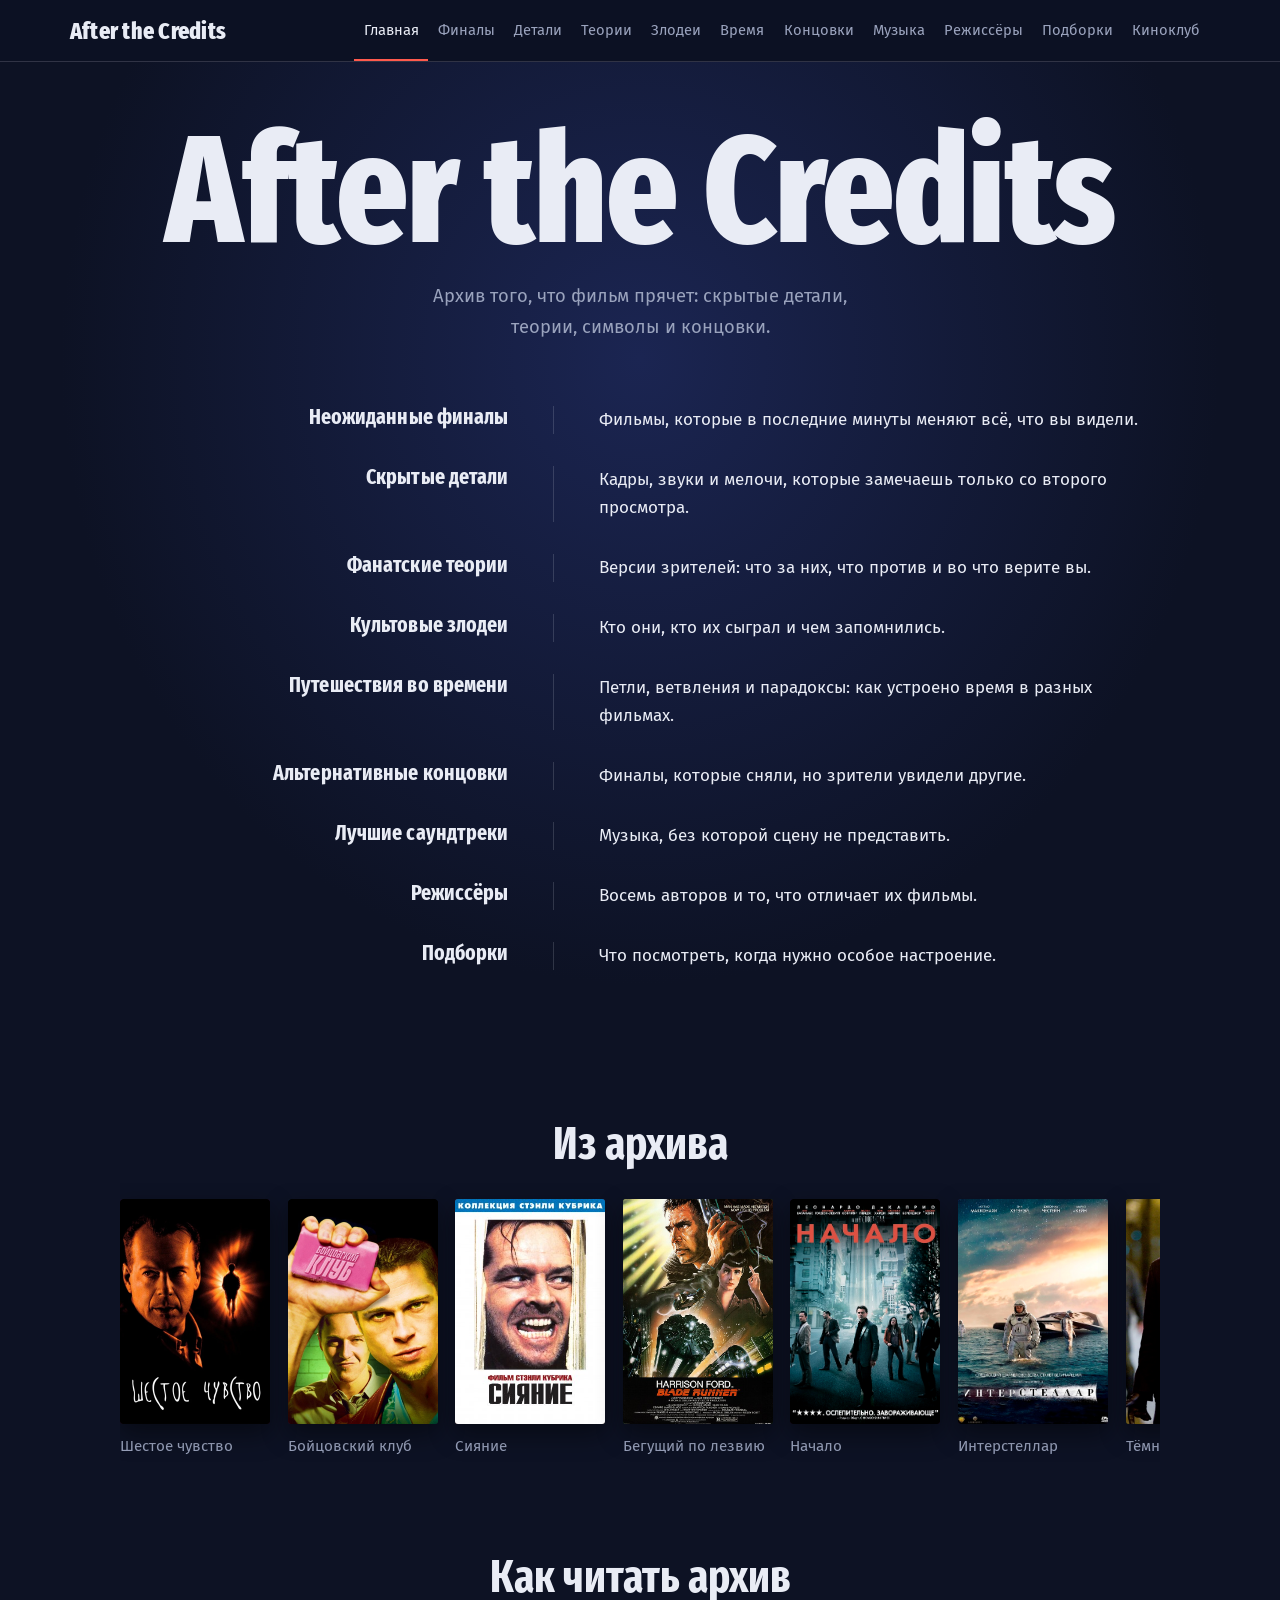
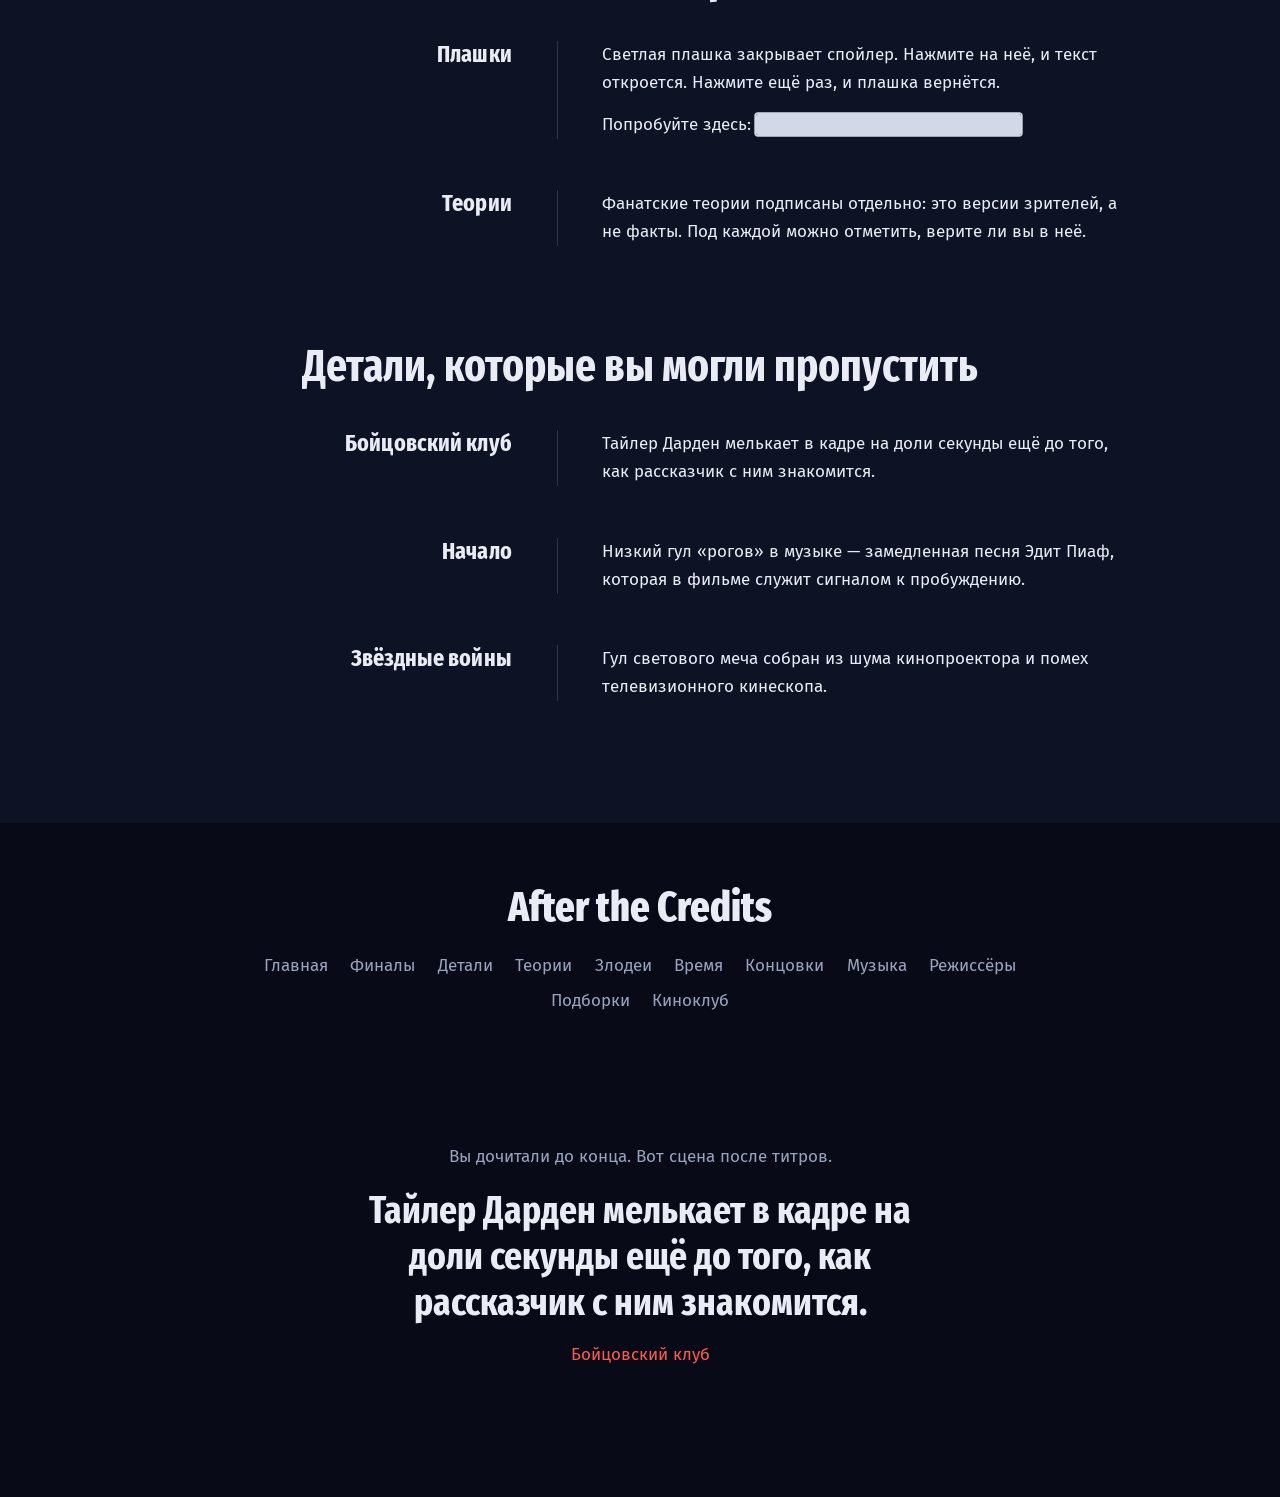
<file: index.html>
<!DOCTYPE html>
<html lang="ru">
<head>
  <meta charset="UTF-8">
  <meta name="viewport" content="width=device-width, initial-scale=1.0">
  <title>After the Credits — архив скрытых деталей кино</title>
  <meta name="description" content="Скрытые детали, фанатские теории, символы и альтернативные концовки фильмов.">
  <link rel="preconnect" href="https://fonts.googleapis.com">
  <link rel="preconnect" href="https://fonts.gstatic.com" crossorigin>
  <link rel="stylesheet" href="https://fonts.googleapis.com/css2?family=Fira+Sans+Extra+Condensed:wght@600;700;800&family=Fira+Sans:wght@400;500;600&display=swap">
  <link rel="stylesheet" href="css/style.css">
</head>
<body>
<a class="skip-link" href="#main">К содержимому</a>

<header class="site-header">
  <div class="site-header__inner">
    <a class="site-logo" href="index.html">After the Credits</a>
    <input class="site-nav__check" type="checkbox" id="nav-toggle">
    <label class="site-nav__toggle" for="nav-toggle">Меню</label>
    <nav class="site-nav" aria-label="Разделы сайта">
      <ul class="site-nav__list">
        <li><a class="site-nav__link" href="index.html" aria-current="page">Главная</a></li>
        <li><a class="site-nav__link" href="twists.html">Финалы</a></li>
        <li><a class="site-nav__link" href="details.html">Детали</a></li>
        <li><a class="site-nav__link" href="theories.html">Теории</a></li>
        <li><a class="site-nav__link" href="villains.html">Злодеи</a></li>
        <li><a class="site-nav__link" href="time-travel.html">Время</a></li>
        <li><a class="site-nav__link" href="alt-endings.html">Концовки</a></li>
        <li><a class="site-nav__link" href="soundtracks.html">Музыка</a></li>
        <li><a class="site-nav__link" href="directors.html">Режиссёры</a></li>
        <li><a class="site-nav__link" href="lists.html">Подборки</a></li>
        <li><a class="site-nav__link" href="club.html">Киноклуб</a></li>
      </ul>
    </nav>
  </div>
</header>

<main id="main">

  <section class="hero" aria-labelledby="hero-title">
    <div class="hero__inner">
      <h1 class="hero__title" id="hero-title">After the Credits</h1>
      <p class="hero__lede">Архив того, что фильм прячет: скрытые детали, теории, символы и концовки.</p>
      <div class="hero__roll">
        <a class="credit credit--link" href="twists.html">
          <span class="credit__role">Неожиданные финалы</span>
          <span class="credit__body"><span>Фильмы, которые в последние минуты меняют всё, что вы видели.</span></span>
        </a>
        <a class="credit credit--link" href="details.html">
          <span class="credit__role">Скрытые детали</span>
          <span class="credit__body"><span>Кадры, звуки и мелочи, которые замечаешь только со второго просмотра.</span></span>
        </a>
        <a class="credit credit--link" href="theories.html">
          <span class="credit__role">Фанатские теории</span>
          <span class="credit__body"><span>Версии зрителей: что за них, что против и во что верите вы.</span></span>
        </a>
        <a class="credit credit--link" href="villains.html">
          <span class="credit__role">Культовые злодеи</span>
          <span class="credit__body"><span>Кто они, кто их сыграл и чем запомнились.</span></span>
        </a>
        <a class="credit credit--link" href="time-travel.html">
          <span class="credit__role">Путешествия во времени</span>
          <span class="credit__body"><span>Петли, ветвления и парадоксы: как устроено время в разных фильмах.</span></span>
        </a>
        <a class="credit credit--link" href="alt-endings.html">
          <span class="credit__role">Альтернативные концовки</span>
          <span class="credit__body"><span>Финалы, которые сняли, но зрители увидели другие.</span></span>
        </a>
        <a class="credit credit--link" href="soundtracks.html">
          <span class="credit__role">Лучшие саундтреки</span>
          <span class="credit__body"><span>Музыка, без которой сцену не представить.</span></span>
        </a>
        <a class="credit credit--link" href="directors.html">
          <span class="credit__role">Режиссёры</span>
          <span class="credit__body"><span>Восемь авторов и то, что отличает их фильмы.</span></span>
        </a>
        <a class="credit credit--link" href="lists.html">
          <span class="credit__role">Подборки</span>
          <span class="credit__body"><span>Что посмотреть, когда нужно особое настроение.</span></span>
        </a>
      </div>
    </div>
  </section>

  <h2 class="section-title">Из архива</h2>

  <div class="strip">
    <a class="strip__item" href="twists.html">
      <span class="cover" style="--hue:263"><span class="cover__label">Шестое чувство</span><span class="cover__img" style="background-image:url(img/posters/sixth-sense.jpg)"></span></span>
      <span class="strip__title">Шестое чувство</span>
    </a>
    <a class="strip__item" href="twists.html">
      <span class="cover" style="--hue:218"><span class="cover__label">Бойцовский клуб</span><span class="cover__img" style="background-image:url(img/posters/fight-club.jpg)"></span></span>
      <span class="strip__title">Бойцовский клуб</span>
    </a>
    <a class="strip__item" href="details.html">
      <span class="cover" style="--hue:341"><span class="cover__label">Сияние</span><span class="cover__img" style="background-image:url(img/posters/the-shining.jpg)"></span></span>
      <span class="strip__title">Сияние</span>
    </a>
    <a class="strip__item" href="alt-endings.html">
      <span class="cover" style="--hue:87"><span class="cover__label">Бегущий по лезвию</span><span class="cover__img" style="background-image:url(img/posters/blade-runner.jpg)"></span></span>
      <span class="strip__title">Бегущий по лезвию</span>
    </a>
    <a class="strip__item" href="theories.html">
      <span class="cover" style="--hue:253"><span class="cover__label">Начало</span><span class="cover__img" style="background-image:url(img/posters/inception.jpg)"></span></span>
      <span class="strip__title">Начало</span>
    </a>
    <a class="strip__item" href="time-travel.html">
      <span class="cover" style="--hue:249"><span class="cover__label">Интерстеллар</span><span class="cover__img" style="background-image:url(img/posters/interstellar.jpg)"></span></span>
      <span class="strip__title">Интерстеллар</span>
    </a>
    <a class="strip__item" href="villains.html">
      <span class="cover" style="--hue:65"><span class="cover__label">Тёмный рыцарь</span><span class="cover__img" style="background-image:url(img/posters/dark-knight.jpg)"></span></span>
      <span class="strip__title">Тёмный рыцарь</span>
    </a>
    <a class="strip__item" href="soundtracks.html">
      <span class="cover" style="--hue:43"><span class="cover__label">Челюсти</span><span class="cover__img" style="background-image:url(img/posters/jaws.jpg)"></span></span>
      <span class="strip__title">Челюсти</span>
    </a>
    <a class="strip__item" href="twists.html">
      <span class="cover" style="--hue:130"><span class="cover__label">Олдбой</span><span class="cover__img" style="background-image:url(img/posters/oldboy.jpg)"></span></span>
      <span class="strip__title">Олдбой</span>
    </a>
    <a class="strip__item" href="twists.html">
      <span class="cover" style="--hue:222"><span class="cover__label">Престиж</span><span class="cover__img" style="background-image:url(img/posters/the-prestige.jpg)"></span></span>
      <span class="strip__title">Престиж</span>
    </a>
  </div>

  <h2 class="section-title">Как читать архив</h2>

  <div class="credit-list">
    <div class="credit">
      <div class="credit__role">
        Плашки
      </div>
      <div class="credit__body">
        <p>Светлая плашка закрывает спойлер. Нажмите на неё, и текст откроется. Нажмите ещё раз, и плашка вернётся.</p>
        <p class="spoiler-demo">Попробуйте здесь: <input class="spoiler__check" type="checkbox" id="s1" aria-label="Спойлер: показать или скрыть"><label class="spoiler__text" for="s1">вы только что открыли спойлер.</label></p>
      </div>
    </div>
    <div class="credit">
      <div class="credit__role">
        Теории
      </div>
      <div class="credit__body">
        <p>Фанатские теории подписаны отдельно: это версии зрителей, а не факты. Под каждой можно отметить, верите ли вы в неё.</p>
      </div>
    </div>
  </div>

  <h2 class="section-title">Детали, которые вы могли пропустить</h2>

  <div class="credit-list">
    <div class="credit">
      <div class="credit__role">
        Бойцовский клуб
      </div>
      <div class="credit__body">
        <p>Тайлер Дарден мелькает в кадре на доли секунды ещё до того, как рассказчик с ним знакомится.</p>
      </div>
    </div>
    <div class="credit">
      <div class="credit__role">
        Начало
      </div>
      <div class="credit__body">
        <p>Низкий гул «рогов» в музыке — замедленная песня Эдит Пиаф, которая в фильме служит сигналом к пробуждению.</p>
      </div>
    </div>
    <div class="credit">
      <div class="credit__role">
        Звёздные войны
      </div>
      <div class="credit__body">
        <p>Гул светового меча собран из шума кинопроектора и помех телевизионного кинескопа.</p>
      </div>
    </div>
  </div>

</main>

<footer class="site-footer">
  <p class="site-footer__title">After the Credits</p>
  <nav class="site-footer__links" aria-label="Все страницы">
    <a href="index.html">Главная</a>
    <a href="twists.html">Финалы</a>
    <a href="details.html">Детали</a>
    <a href="theories.html">Теории</a>
    <a href="villains.html">Злодеи</a>
    <a href="time-travel.html">Время</a>
    <a href="alt-endings.html">Концовки</a>
    <a href="soundtracks.html">Музыка</a>
    <a href="directors.html">Режиссёры</a>
    <a href="lists.html">Подборки</a>
    <a href="club.html">Киноклуб</a>
  </nav>
 
</footer>

<aside class="stinger">
  <p class="stinger__label">Вы дочитали до конца. Вот сцена после титров.</p>
  <p class="stinger__text">Тайлер Дарден мелькает в кадре на доли секунды ещё до того, как рассказчик с ним знакомится.</p>
  <p class="stinger__film">Бойцовский клуб</p>
</aside>

</body>
</html>
</file>
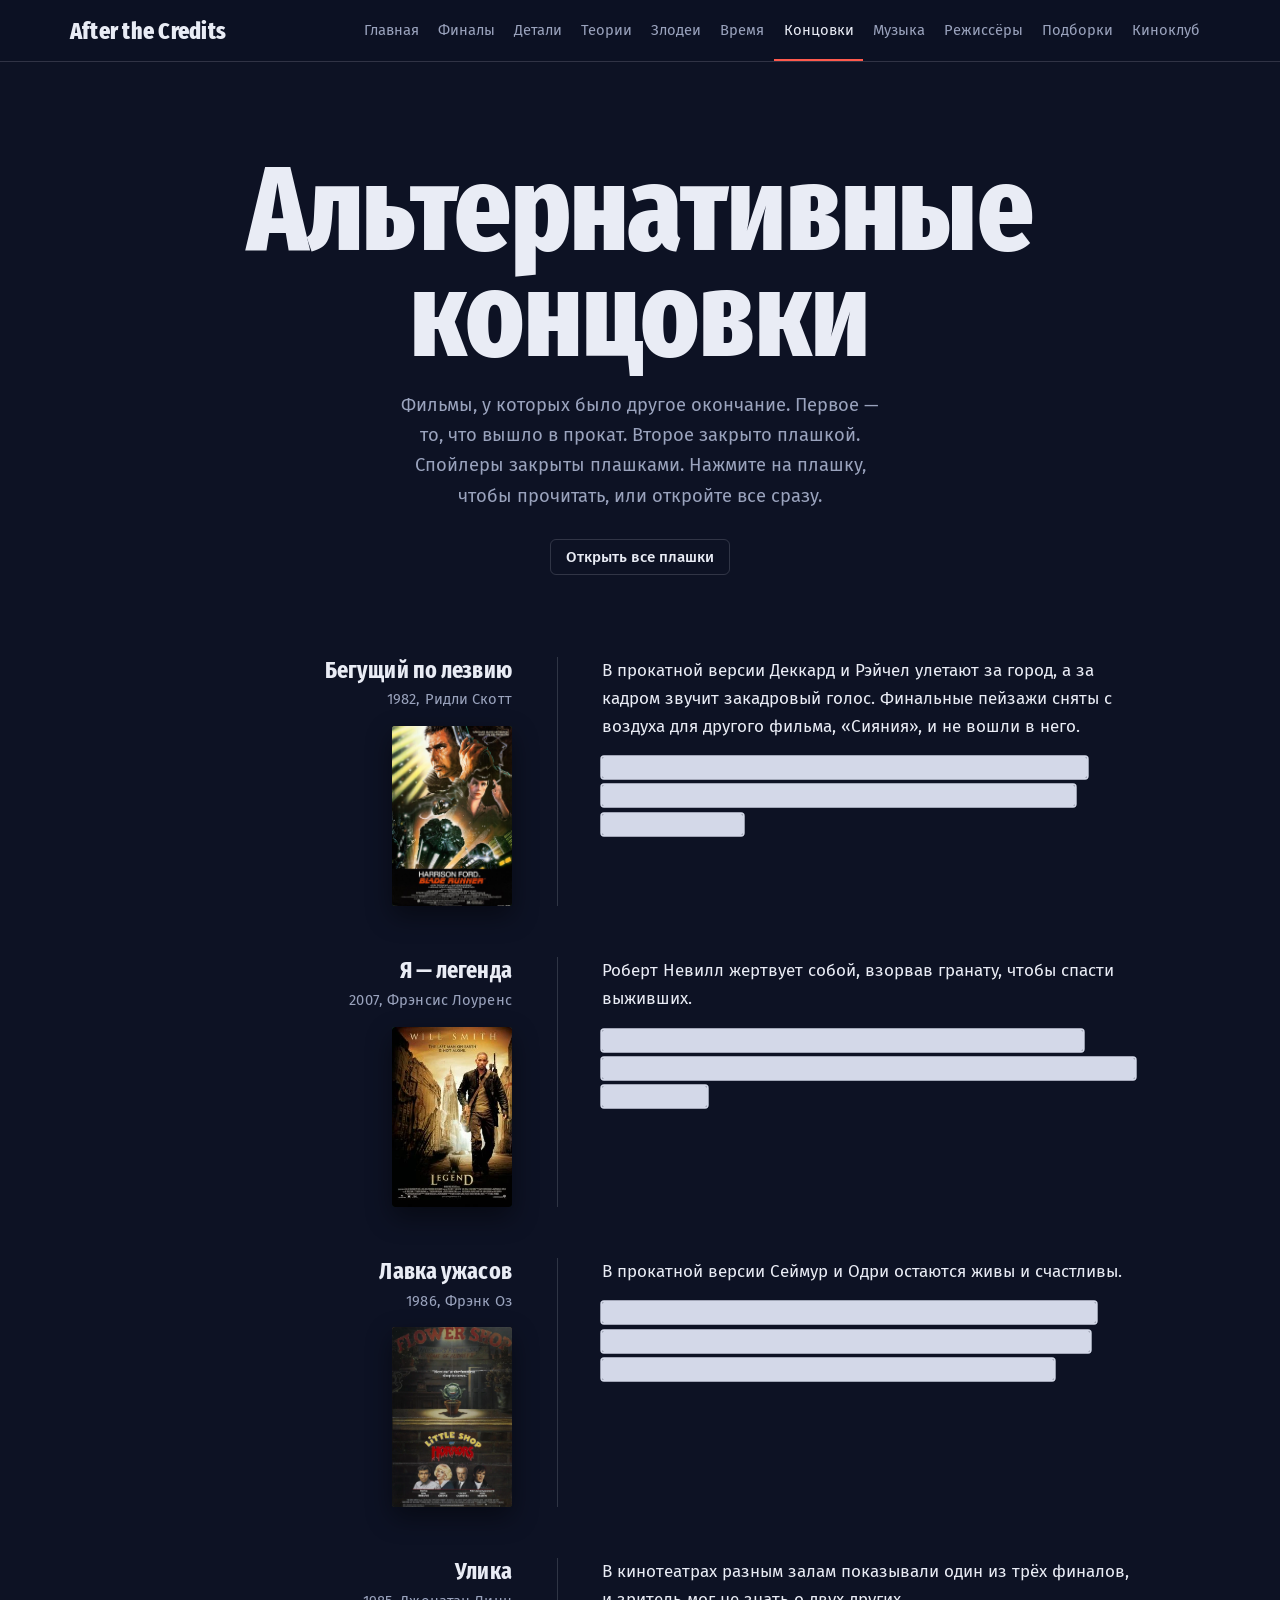
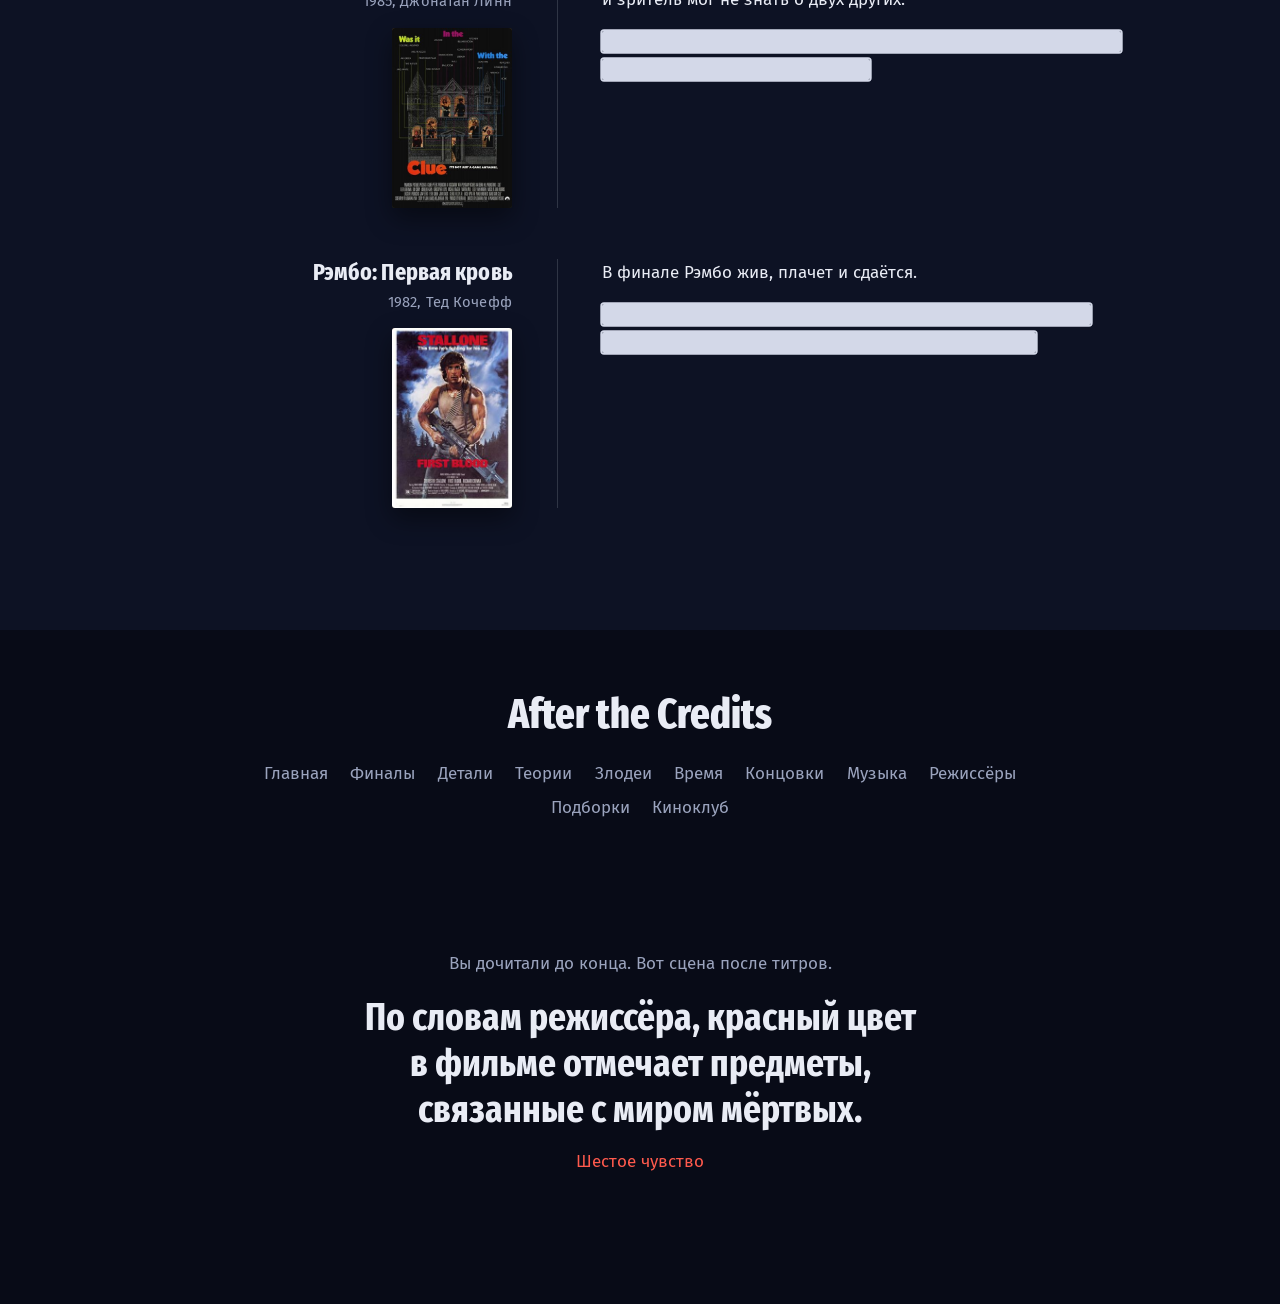
<file: alt-endings.html>
<!DOCTYPE html>
<html lang="ru">
<head>
  <meta charset="UTF-8">
  <meta name="viewport" content="width=device-width, initial-scale=1.0">
  <title>Альтернативные концовки — After the Credits</title>
  <meta name="description" content="Альтернативные концовки известных фильмов: что вышло в прокат и что осталось за кадром.">
  <link rel="preconnect" href="https://fonts.googleapis.com">
  <link rel="preconnect" href="https://fonts.gstatic.com" crossorigin>
  <link rel="stylesheet" href="https://fonts.googleapis.com/css2?family=Fira+Sans+Extra+Condensed:wght@600;700;800&family=Fira+Sans:wght@400;500;600&display=swap">
  <link rel="stylesheet" href="css/style.css">
</head>
<body>
<a class="skip-link" href="#main">К содержимому</a>
<input class="reveal-all" type="checkbox" id="reveal-all" aria-label="Открыть или закрыть все плашки">

<header class="site-header">
  <div class="site-header__inner">
    <a class="site-logo" href="index.html">After the Credits</a>
    <input class="site-nav__check" type="checkbox" id="nav-toggle">
    <label class="site-nav__toggle" for="nav-toggle">Меню</label>
    <nav class="site-nav" aria-label="Разделы сайта">
      <ul class="site-nav__list">
        <li><a class="site-nav__link" href="index.html">Главная</a></li>
        <li><a class="site-nav__link" href="twists.html">Финалы</a></li>
        <li><a class="site-nav__link" href="details.html">Детали</a></li>
        <li><a class="site-nav__link" href="theories.html">Теории</a></li>
        <li><a class="site-nav__link" href="villains.html">Злодеи</a></li>
        <li><a class="site-nav__link" href="time-travel.html">Время</a></li>
        <li><a class="site-nav__link" href="alt-endings.html" aria-current="page">Концовки</a></li>
        <li><a class="site-nav__link" href="soundtracks.html">Музыка</a></li>
        <li><a class="site-nav__link" href="directors.html">Режиссёры</a></li>
        <li><a class="site-nav__link" href="lists.html">Подборки</a></li>
        <li><a class="site-nav__link" href="club.html">Киноклуб</a></li>
      </ul>
    </nav>
  </div>
</header>

<main id="main">

  <header class="page-head">
    <h1 class="page-title">Альтернативные концовки</h1>
    <p class="page-lede">Фильмы, у которых было другое окончание. Первое — то, что вышло в прокат. Второе закрыто плашкой. Спойлеры закрыты плашками. Нажмите на плашку, чтобы прочитать, или откройте все сразу.</p>
    <div class="page-tools">
      <label class="chip reveal-btn" for="reveal-all"><span class="reveal-btn__off">Открыть все плашки</span><span class="reveal-btn__on">Закрыть все плашки</span></label>
    </div>
  </header>

  <div class="credit-list">
    <div class="credit">
      <div class="credit__role">
        Бегущий по лезвию
        <span class="credit__meta">1982, Ридли Скотт</span>
        <span class="cover" style="--hue:87"><span class="cover__label">Бегущий по лезвию</span><span class="cover__img" style="background-image:url(img/posters/blade-runner.jpg)"></span></span>
      </div>
      <div class="credit__body">
        <p>В прокатной версии Деккард и Рэйчел улетают за город, а за кадром звучит закадровый голос. Финальные пейзажи сняты с воздуха для другого фильма, «Сияния», и не вошли в него.</p>
        <p><input class="spoiler__check" type="checkbox" id="s1" aria-label="Спойлер: показать или скрыть"><label class="spoiler__text" for="s1">Режиссёрская версия 1992 года убирает закадровый голос и счастливый финал. В Final Cut 2007 года автор доводит эту версию до конца.</label></p>
      </div>
    </div>
    <div class="credit">
      <div class="credit__role">
        Я — легенда
        <span class="credit__meta">2007, Фрэнсис Лоуренс</span>
        <span class="cover" style="--hue:157"><span class="cover__label">Я — легенда</span><span class="cover__img" style="background-image:url(img/posters/i-am-legend.jpg)"></span></span>
      </div>
      <div class="credit__body">
        <p>Роберт Невилл жертвует собой, взорвав гранату, чтобы спасти выживших.</p>
        <p><input class="spoiler__check" type="checkbox" id="s2" aria-label="Спойлер: показать или скрыть"><label class="spoiler__text" for="s2">В альтернативном финале Невилл понимает, что «тёмные» разумны и пришли за своей. Он отпускает захваченную женщину, и они уходят.</label></p>
      </div>
    </div>
    <div class="credit">
      <div class="credit__role">
        Лавка ужасов
        <span class="credit__meta">1986, Фрэнк Оз</span>
        <span class="cover" style="--hue:31"><span class="cover__label">Лавка ужасов</span><span class="cover__img" style="background-image:url(img/posters/little-shop-of-horrors.jpg)"></span></span>
      </div>
      <div class="credit__body">
        <p>В прокатной версии Сеймур и Одри остаются живы и счастливы.</p>
        <p><input class="spoiler__check" type="checkbox" id="s3" aria-label="Спойлер: показать или скрыть"><label class="spoiler__text" for="s3">Снятый финал мрачнее: Одри и Сеймур погибают, а растения захватывают мир. Зрители на показах его не приняли, и его восстановили в режиссёрской версии много лет спустя.</label></p>
      </div>
    </div>
    <div class="credit">
      <div class="credit__role">
        Улика
        <span class="credit__meta">1985, Джонатан Линн</span>
        <span class="cover" style="--hue:33"><span class="cover__label">Улика</span><span class="cover__img" style="background-image:url(img/posters/clue.jpg)"></span></span>
      </div>
      <div class="credit__body">
        <p>В кинотеатрах разным залам показывали один из трёх финалов, и зритель мог не знать о двух других.</p>
        <p><input class="spoiler__check" type="checkbox" id="s4" aria-label="Спойлер: показать или скрыть"><label class="spoiler__text" for="s4">На видео и в телеверсиях финалов обычно несколько, и можно сравнить, кто виновен в каждом.</label></p>
      </div>
    </div>
    <div class="credit">
      <div class="credit__role">
        Рэмбо: Первая кровь
        <span class="credit__meta">1982, Тед Кочефф</span>
        <span class="cover" style="--hue:23"><span class="cover__label">Рэмбо: Первая кровь</span><span class="cover__img" style="background-image:url(img/posters/first-blood.jpg)"></span></span>
      </div>
      <div class="credit__body">
        <p>В финале Рэмбо жив, плачет и сдаётся.</p>
        <p><input class="spoiler__check" type="checkbox" id="s5" aria-label="Спойлер: показать или скрыть"><label class="spoiler__text" for="s5">В романе Дэвида Моррелла Рэмбо погибает. Похожий финал сняли и для фильма, но его заменили после показов.</label></p>
      </div>
    </div>
  </div>

</main>

<footer class="site-footer">
  <p class="site-footer__title">After the Credits</p>
  <nav class="site-footer__links" aria-label="Все страницы">
    <a href="index.html">Главная</a>
    <a href="twists.html">Финалы</a>
    <a href="details.html">Детали</a>
    <a href="theories.html">Теории</a>
    <a href="villains.html">Злодеи</a>
    <a href="time-travel.html">Время</a>
    <a href="alt-endings.html">Концовки</a>
    <a href="soundtracks.html">Музыка</a>
    <a href="directors.html">Режиссёры</a>
    <a href="lists.html">Подборки</a>
    <a href="club.html">Киноклуб</a>
   
  </nav>
  
</footer>

<aside class="stinger">
  <p class="stinger__label">Вы дочитали до конца. Вот сцена после титров.</p>
  <p class="stinger__text">По словам режиссёра, красный цвет в фильме отмечает предметы, связанные с миром мёртвых.</p>
  <p class="stinger__film">Шестое чувство</p>
</aside>

</body>
</html>
</file>
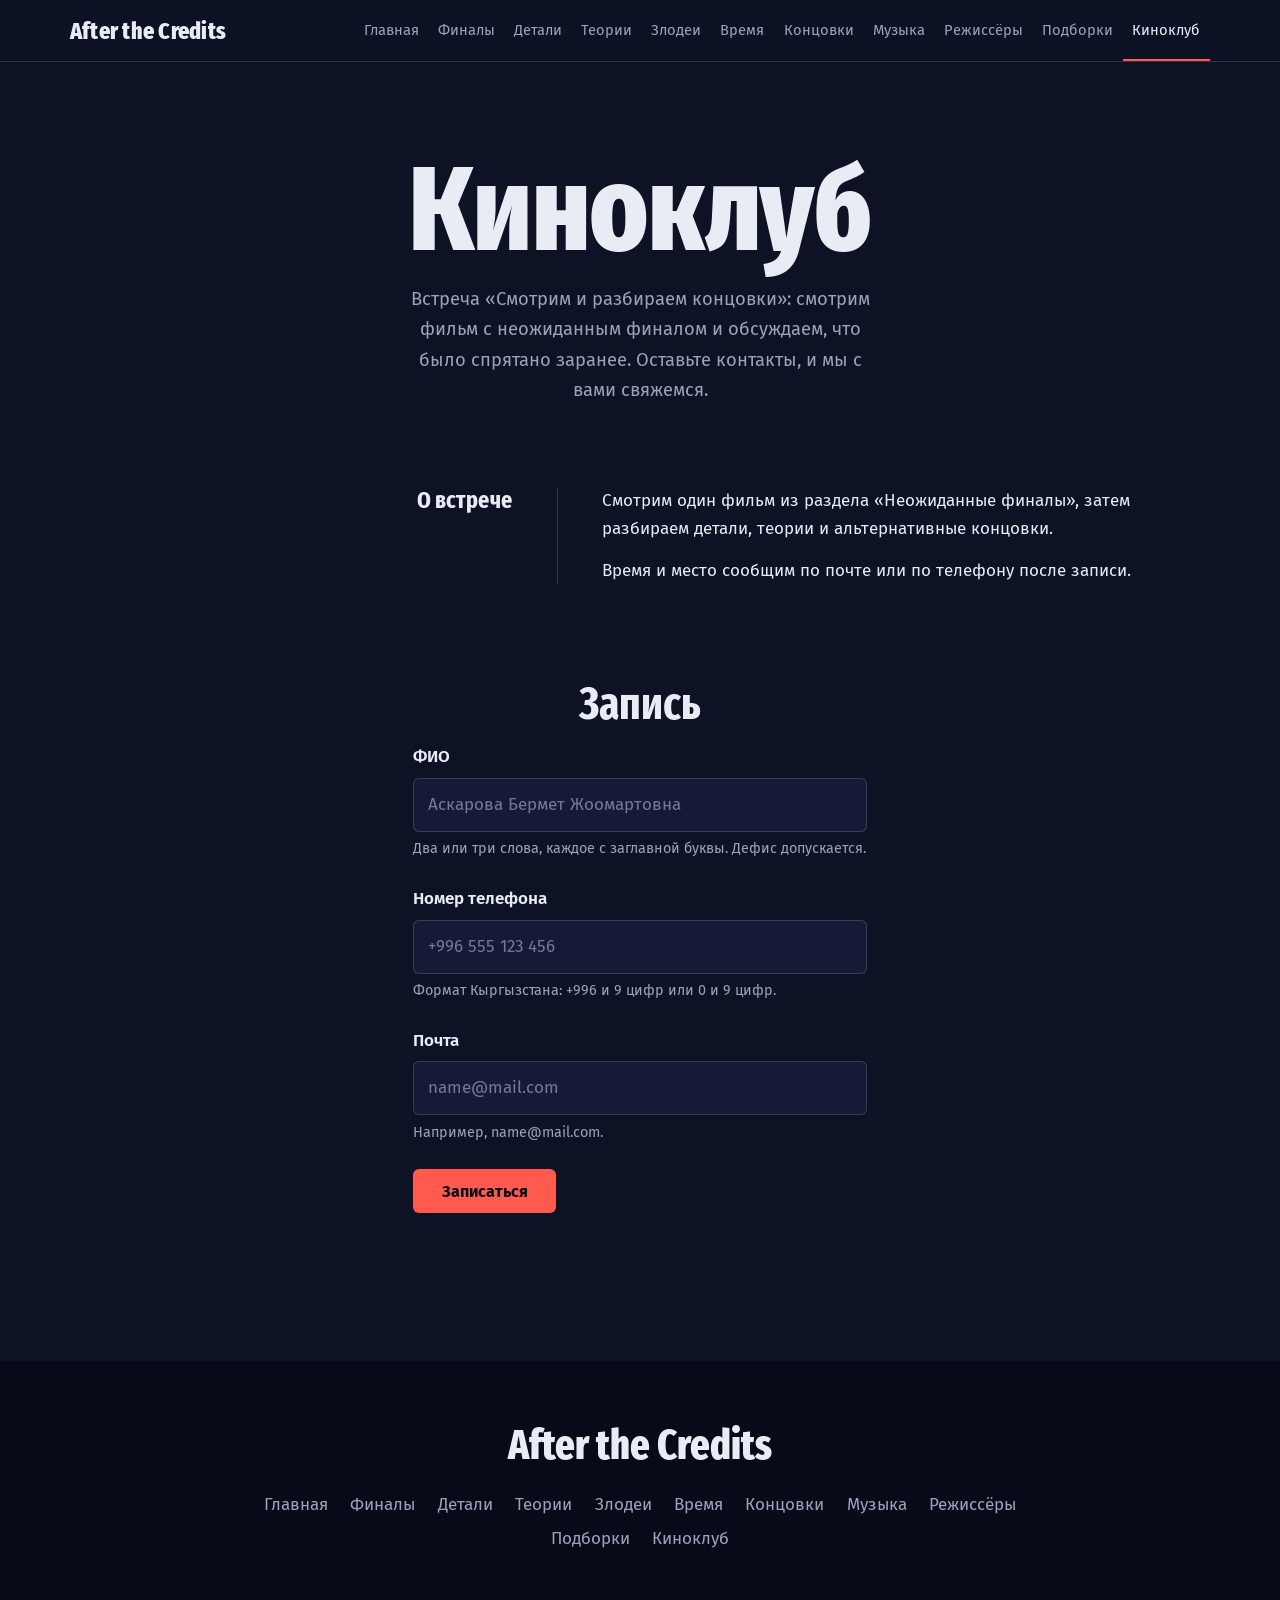
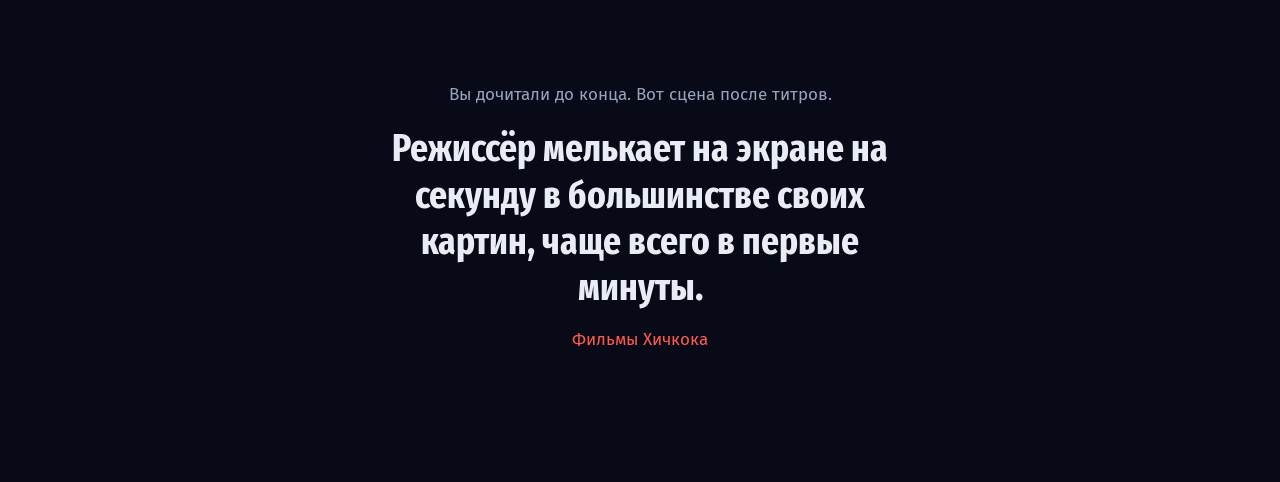
<file: club.html>
<!DOCTYPE html>
<html lang="ru">
<head>
  <meta charset="UTF-8">
  <meta name="viewport" content="width=device-width, initial-scale=1.0">
  <title>Киноклуб — After the Credits</title>
  <meta name="description" content="Запись на встречу киноклуба «Смотрим и разбираем концовки».">
  <link rel="preconnect" href="https://fonts.googleapis.com">
  <link rel="preconnect" href="https://fonts.gstatic.com" crossorigin>
  <link rel="stylesheet" href="https://fonts.googleapis.com/css2?family=Fira+Sans+Extra+Condensed:wght@600;700;800&family=Fira+Sans:wght@400;500;600&display=swap">
  <link rel="stylesheet" href="css/style.css">
</head>
<body>
<a class="skip-link" href="#main">К содержимому</a>

<header class="site-header">
  <div class="site-header__inner">
    <a class="site-logo" href="index.html">After the Credits</a>
    <input class="site-nav__check" type="checkbox" id="nav-toggle">
    <label class="site-nav__toggle" for="nav-toggle">Меню</label>
    <nav class="site-nav" aria-label="Разделы сайта">
      <ul class="site-nav__list">
        <li><a class="site-nav__link" href="index.html">Главная</a></li>
        <li><a class="site-nav__link" href="twists.html">Финалы</a></li>
        <li><a class="site-nav__link" href="details.html">Детали</a></li>
        <li><a class="site-nav__link" href="theories.html">Теории</a></li>
        <li><a class="site-nav__link" href="villains.html">Злодеи</a></li>
        <li><a class="site-nav__link" href="time-travel.html">Время</a></li>
        <li><a class="site-nav__link" href="alt-endings.html">Концовки</a></li>
        <li><a class="site-nav__link" href="soundtracks.html">Музыка</a></li>
        <li><a class="site-nav__link" href="directors.html">Режиссёры</a></li>
        <li><a class="site-nav__link" href="lists.html">Подборки</a></li>
        <li><a class="site-nav__link" href="club.html" aria-current="page">Киноклуб</a></li>
      </ul>
    </nav>
  </div>
</header>

<main id="main">

  <header class="page-head">
    <h1 class="page-title">Киноклуб</h1>
    <p class="page-lede">Встреча «Смотрим и разбираем концовки»: смотрим фильм с неожиданным финалом и обсуждаем, что было спрятано заранее. Оставьте контакты, и мы с вами свяжемся.</p>
  </header>

  <div class="credit-list">
    <div class="credit">
      <div class="credit__role">О встрече</div>
      <div class="credit__body">
        <p>Смотрим один фильм из раздела «Неожиданные финалы», затем разбираем детали, теории и альтернативные концовки.</p>
        <p>Время и место сообщим по почте или по телефону после записи. </p>
      </div>
    </div>
  </div>

  <h2 class="section-title">Запись</h2>

  <form class="form" id="club-form" novalidate>
    <div class="form__field">
      <label class="form__label" for="fio">ФИО</label>
      <input class="form__input" type="text" id="fio" name="fio" autocomplete="name" placeholder="Аскарова Бермет Жоомартовна" aria-describedby="fio-hint fio-error">
      <p class="form__hint" id="fio-hint">Два или три слова, каждое с заглавной буквы. Дефис допускается.</p>
      <p class="form__error" id="fio-error" role="alert"></p>
    </div>

    <div class="form__field">
      <label class="form__label" for="phone">Номер телефона</label>
      <input class="form__input" type="tel" id="phone" name="phone" autocomplete="tel" placeholder="+996 555 123 456" aria-describedby="phone-hint phone-error">
      <p class="form__hint" id="phone-hint">Формат Кыргызстана: +996 и 9 цифр или 0 и 9 цифр.</p>
      <p class="form__error" id="phone-error" role="alert"></p>
    </div>

    <div class="form__field">
      <label class="form__label" for="email">Почта</label>
      <input class="form__input" type="email" id="email" name="email" autocomplete="email" placeholder="name@mail.com" aria-describedby="email-hint email-error">
      <p class="form__hint" id="email-hint">Например, name@mail.com.</p>
      <p class="form__error" id="email-error" role="alert"></p>
    </div>

    <button class="form__submit" type="submit">Записаться</button>
    <p class="form__result" id="form-result" role="status"></p>
  </form>

</main>


<footer class="site-footer">
  <p class="site-footer__title">After the Credits</p>
  <nav class="site-footer__links" aria-label="Все страницы">
    <a href="index.html">Главная</a>
    <a href="twists.html">Финалы</a>
    <a href="details.html">Детали</a>
    <a href="theories.html">Теории</a>
    <a href="villains.html">Злодеи</a>
    <a href="time-travel.html">Время</a>
    <a href="alt-endings.html">Концовки</a>
    <a href="soundtracks.html">Музыка</a>
    <a href="directors.html">Режиссёры</a>
    <a href="lists.html">Подборки</a>
    <a href="club.html">Киноклуб</a>
  </nav>
  
</footer>

<aside class="stinger">
  <p class="stinger__label">Вы дочитали до конца. Вот сцена после титров.</p>
  <p class="stinger__text">Режиссёр мелькает на экране на секунду в большинстве своих картин, чаще всего в первые минуты.</p>
  <p class="stinger__film">Фильмы Хичкока</p>
</aside>

<script src="js/script.js"></script>
</body>
</html>
</file>
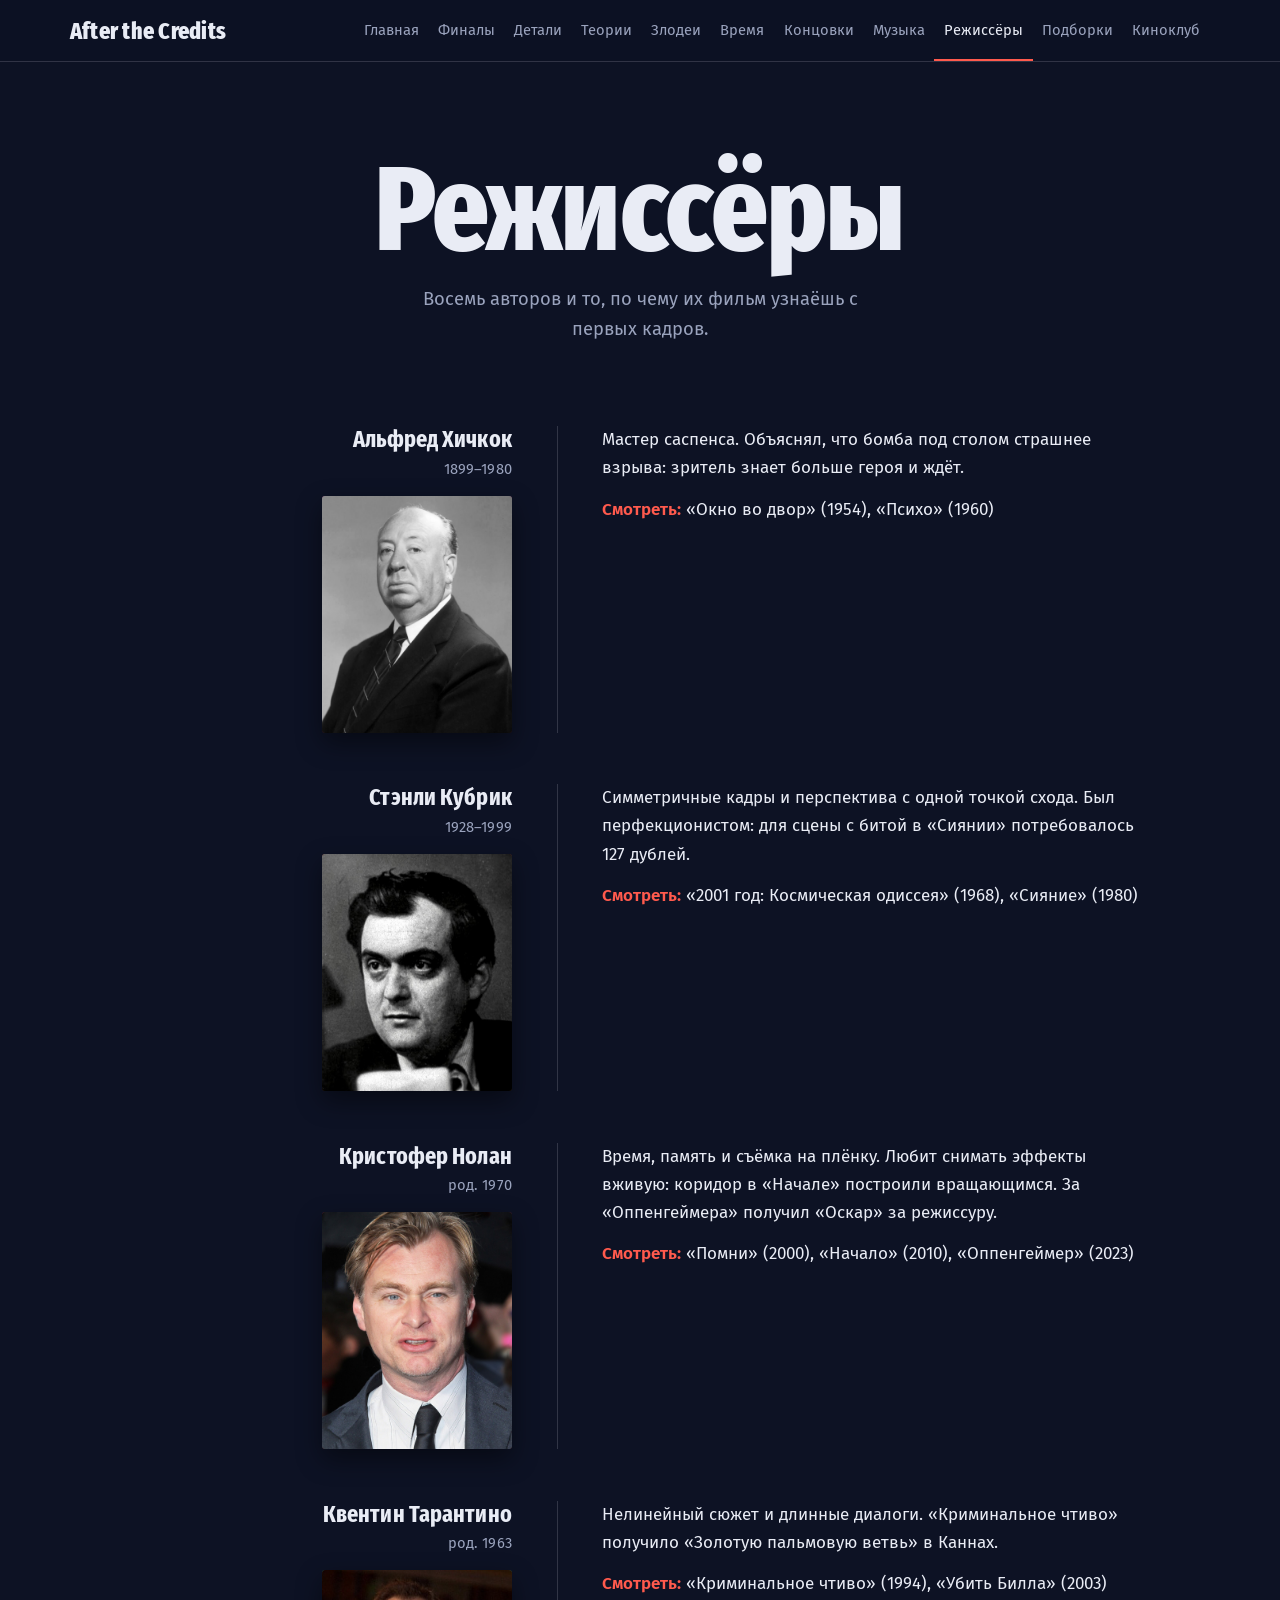
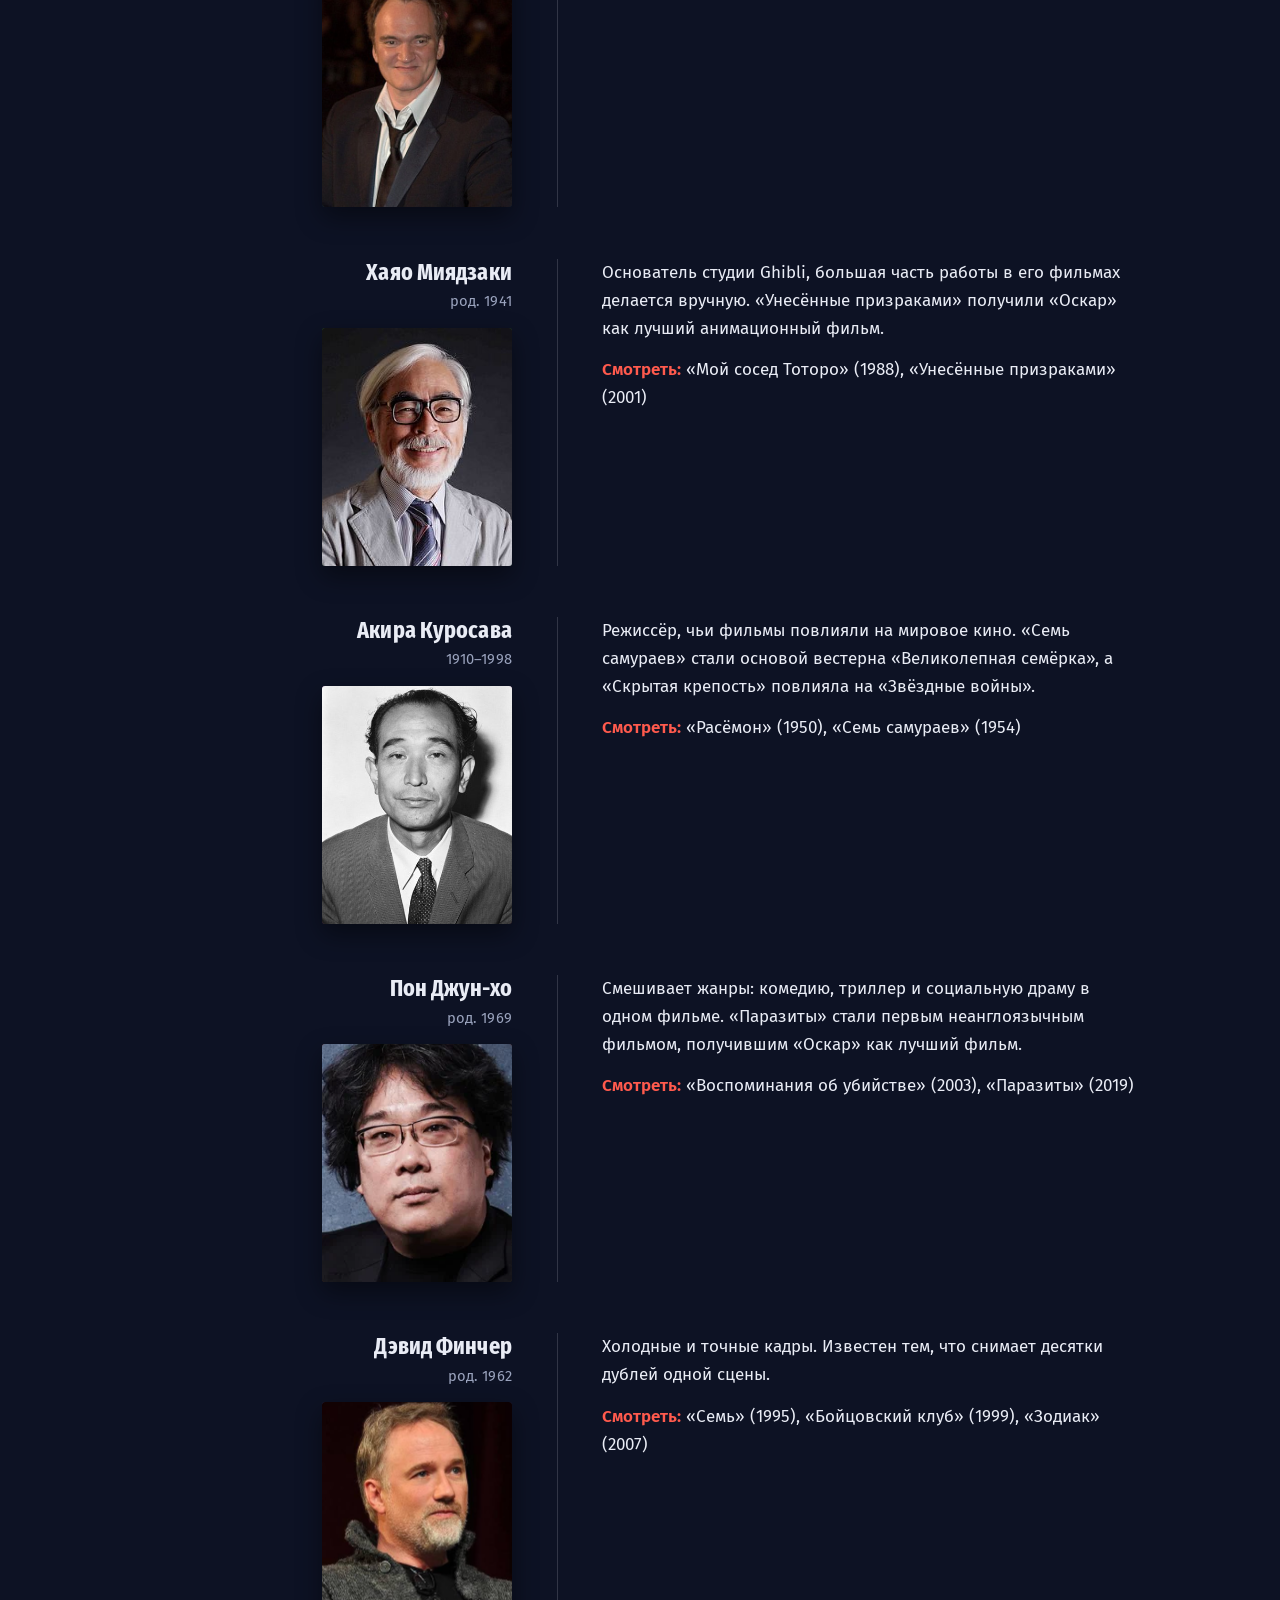
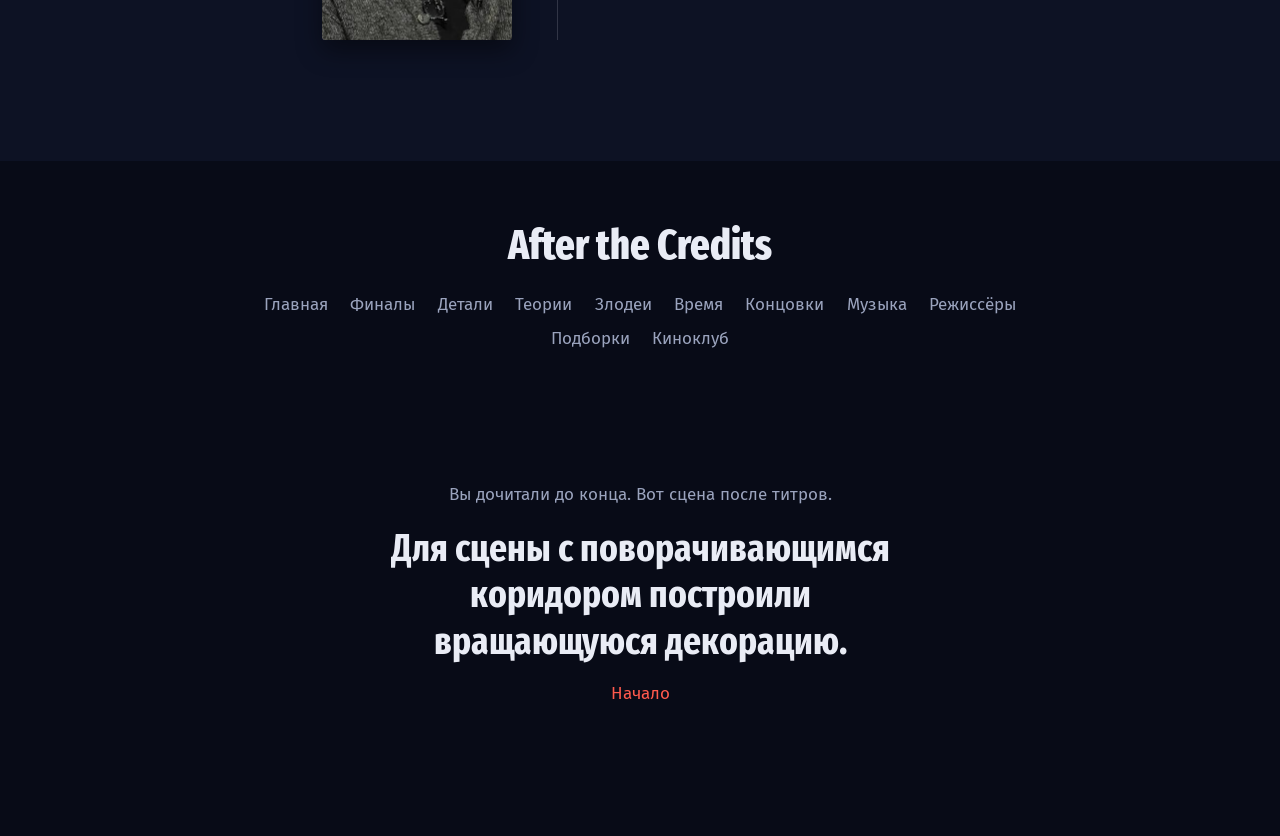
<file: directors.html>
<!DOCTYPE html>
<html lang="ru">
<head>
  <meta charset="UTF-8">
  <meta name="viewport" content="width=device-width, initial-scale=1.0">
  <title>Режиссёры — After the Credits</title>
  <meta name="description" content="Режиссёры кино: фирменный почерк и фильмы, с которых стоит начать.">
  <link rel="preconnect" href="https://fonts.googleapis.com">
  <link rel="preconnect" href="https://fonts.gstatic.com" crossorigin>
  <link rel="stylesheet" href="https://fonts.googleapis.com/css2?family=Fira+Sans+Extra+Condensed:wght@600;700;800&family=Fira+Sans:wght@400;500;600&display=swap">
  <link rel="stylesheet" href="css/style.css">
</head>
<body>
<a class="skip-link" href="#main">К содержимому</a>

<header class="site-header">
  <div class="site-header__inner">
    <a class="site-logo" href="index.html">After the Credits</a>
    <input class="site-nav__check" type="checkbox" id="nav-toggle">
    <label class="site-nav__toggle" for="nav-toggle">Меню</label>
    <nav class="site-nav" aria-label="Разделы сайта">
      <ul class="site-nav__list">
        <li><a class="site-nav__link" href="index.html">Главная</a></li>
        <li><a class="site-nav__link" href="twists.html">Финалы</a></li>
        <li><a class="site-nav__link" href="details.html">Детали</a></li>
        <li><a class="site-nav__link" href="theories.html">Теории</a></li>
        <li><a class="site-nav__link" href="villains.html">Злодеи</a></li>
        <li><a class="site-nav__link" href="time-travel.html">Время</a></li>
        <li><a class="site-nav__link" href="alt-endings.html">Концовки</a></li>
        <li><a class="site-nav__link" href="soundtracks.html">Музыка</a></li>
        <li><a class="site-nav__link" href="directors.html" aria-current="page">Режиссёры</a></li>
        <li><a class="site-nav__link" href="lists.html">Подборки</a></li>
        <li><a class="site-nav__link" href="club.html">Киноклуб</a></li>
      </ul>
    </nav>
  </div>
</header>

<main id="main">

  <header class="page-head">
    <h1 class="page-title">Режиссёры</h1>
    <p class="page-lede">Восемь авторов и то, по чему их фильм узнаёшь с первых кадров.</p>
  </header>

  <div class="credit-list">
    <div class="credit">
      <div class="credit__role">
        Альфред Хичкок
        <span class="credit__meta">1899–1980</span>
        <span class="cover cover--portrait" style="--hue:310"><span class="cover__label">Альфред Хичкок</span><span class="cover__img" style="background-image:url(img/directors/hitchcock.jpg)"></span></span>
      </div>
      <div class="credit__body">
        <p>Мастер саспенса. Объяснял, что бомба под столом страшнее взрыва: зритель знает больше героя и ждёт.</p>
        <p><span class="credit__kind">Смотреть:</span> «Окно во двор» (1954), «Психо» (1960)</p>
      </div>
    </div>
    <div class="credit">
      <div class="credit__role">
        Стэнли Кубрик
        <span class="credit__meta">1928–1999</span>
        <span class="cover cover--portrait" style="--hue:2"><span class="cover__label">Стэнли Кубрик</span><span class="cover__img" style="background-image:url(img/directors/kubrick.jpg)"></span></span>
      </div>
      <div class="credit__body">
        <p>Симметричные кадры и перспектива с одной точкой схода. Был перфекционистом: для сцены с битой в «Сиянии» потребовалось 127 дублей.</p>
        <p><span class="credit__kind">Смотреть:</span> «2001 год: Космическая одиссея» (1968), «Сияние» (1980)</p>
      </div>
    </div>
    <div class="credit">
      <div class="credit__role">
        Кристофер Нолан
        <span class="credit__meta">род. 1970</span>
        <span class="cover cover--portrait" style="--hue:329"><span class="cover__label">Кристофер Нолан</span><span class="cover__img" style="background-image:url(img/directors/nolan.jpg)"></span></span>
      </div>
      <div class="credit__body">
        <p>Время, память и съёмка на плёнку. Любит снимать эффекты вживую: коридор в «Начале» построили вращающимся. За «Оппенгеймера» получил «Оскар» за режиссуру.</p>
        <p><span class="credit__kind">Смотреть:</span> «Помни» (2000), «Начало» (2010), «Оппенгеймер» (2023)</p>
      </div>
    </div>
    <div class="credit">
      <div class="credit__role">
        Квентин Тарантино
        <span class="credit__meta">род. 1963</span>
        <span class="cover cover--portrait" style="--hue:167"><span class="cover__label">Квентин Тарантино</span><span class="cover__img" style="background-image:url(img/directors/tarantino.jpg)"></span></span>
      </div>
      <div class="credit__body">
        <p>Нелинейный сюжет и длинные диалоги. «Криминальное чтиво» получило «Золотую пальмовую ветвь» в Каннах.</p>
        <p><span class="credit__kind">Смотреть:</span> «Криминальное чтиво» (1994), «Убить Билла» (2003)</p>
      </div>
    </div>
    <div class="credit">
      <div class="credit__role">
        Хаяо Миядзаки
        <span class="credit__meta">род. 1941</span>
        <span class="cover cover--portrait" style="--hue:110"><span class="cover__label">Хаяо Миядзаки</span><span class="cover__img" style="background-image:url(img/directors/miyazaki.jpg)"></span></span>
      </div>
      <div class="credit__body">
        <p>Основатель студии Ghibli, большая часть работы в его фильмах делается вручную. «Унесённые призраками» получили «Оскар» как лучший анимационный фильм.</p>
        <p><span class="credit__kind">Смотреть:</span> «Мой сосед Тоторо» (1988), «Унесённые призраками» (2001)</p>
      </div>
    </div>
    <div class="credit">
      <div class="credit__role">
        Акира Куросава
        <span class="credit__meta">1910–1998</span>
        <span class="cover cover--portrait" style="--hue:292"><span class="cover__label">Акира Куросава</span><span class="cover__img" style="background-image:url(img/directors/kurosawa.jpg)"></span></span>
      </div>
      <div class="credit__body">
        <p>Режиссёр, чьи фильмы повлияли на мировое кино. «Семь самураев» стали основой вестерна «Великолепная семёрка», а «Скрытая крепость» повлияла на «Звёздные войны».</p>
        <p><span class="credit__kind">Смотреть:</span> «Расёмон» (1950), «Семь самураев» (1954)</p>
      </div>
    </div>
    <div class="credit">
      <div class="credit__role">
        Пон Джун-хо
        <span class="credit__meta">род. 1969</span>
        <span class="cover cover--portrait" style="--hue:2"><span class="cover__label">Пон Джун-хо</span><span class="cover__img" style="background-image:url(img/directors/bong-joon-ho.jpg)"></span></span>
      </div>
      <div class="credit__body">
        <p>Смешивает жанры: комедию, триллер и социальную драму в одном фильме. «Паразиты» стали первым неанглоязычным фильмом, получившим «Оскар» как лучший фильм.</p>
        <p><span class="credit__kind">Смотреть:</span> «Воспоминания об убийстве» (2003), «Паразиты» (2019)</p>
      </div>
    </div>
    <div class="credit">
      <div class="credit__role">
        Дэвид Финчер
        <span class="credit__meta">род. 1962</span>
        <span class="cover cover--portrait" style="--hue:224"><span class="cover__label">Дэвид Финчер</span><span class="cover__img" style="background-image:url(img/directors/fincher.jpg)"></span></span>
      </div>
      <div class="credit__body">
        <p>Холодные и точные кадры. Известен тем, что снимает десятки дублей одной сцены.</p>
        <p><span class="credit__kind">Смотреть:</span> «Семь» (1995), «Бойцовский клуб» (1999), «Зодиак» (2007)</p>
      </div>
    </div>
  </div>

</main>

<footer class="site-footer">
  <p class="site-footer__title">After the Credits</p>
  <nav class="site-footer__links" aria-label="Все страницы">
    <a href="index.html">Главная</a>
    <a href="twists.html">Финалы</a>
    <a href="details.html">Детали</a>
    <a href="theories.html">Теории</a>
    <a href="villains.html">Злодеи</a>
    <a href="time-travel.html">Время</a>
    <a href="alt-endings.html">Концовки</a>
    <a href="soundtracks.html">Музыка</a>
    <a href="directors.html">Режиссёры</a>
    <a href="lists.html">Подборки</a>
    <a href="club.html">Киноклуб</a>
  </nav>
  
</footer>

<aside class="stinger">
  <p class="stinger__label">Вы дочитали до конца. Вот сцена после титров.</p>
  <p class="stinger__text">Для сцены с поворачивающимся коридором построили вращающуюся декорацию.</p>
  <p class="stinger__film">Начало</p>
</aside>

</body>
</html>
</file>
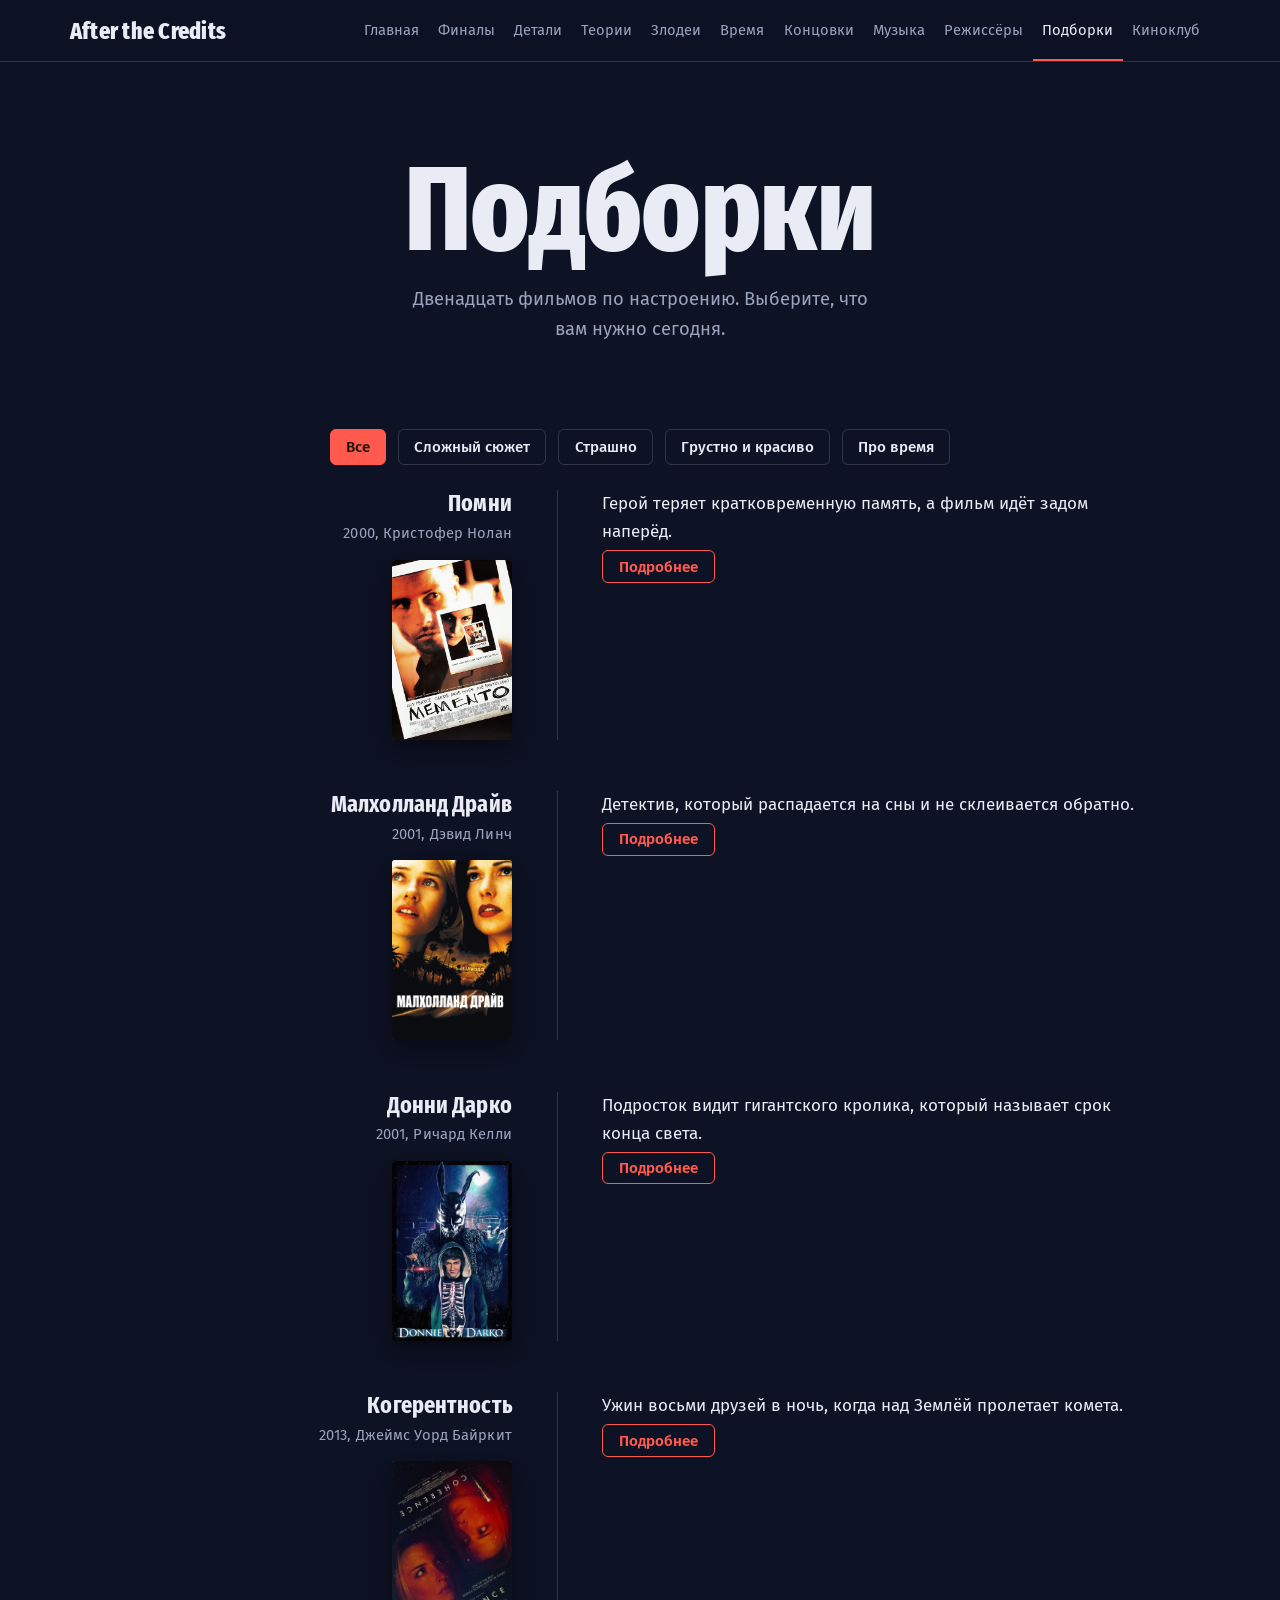
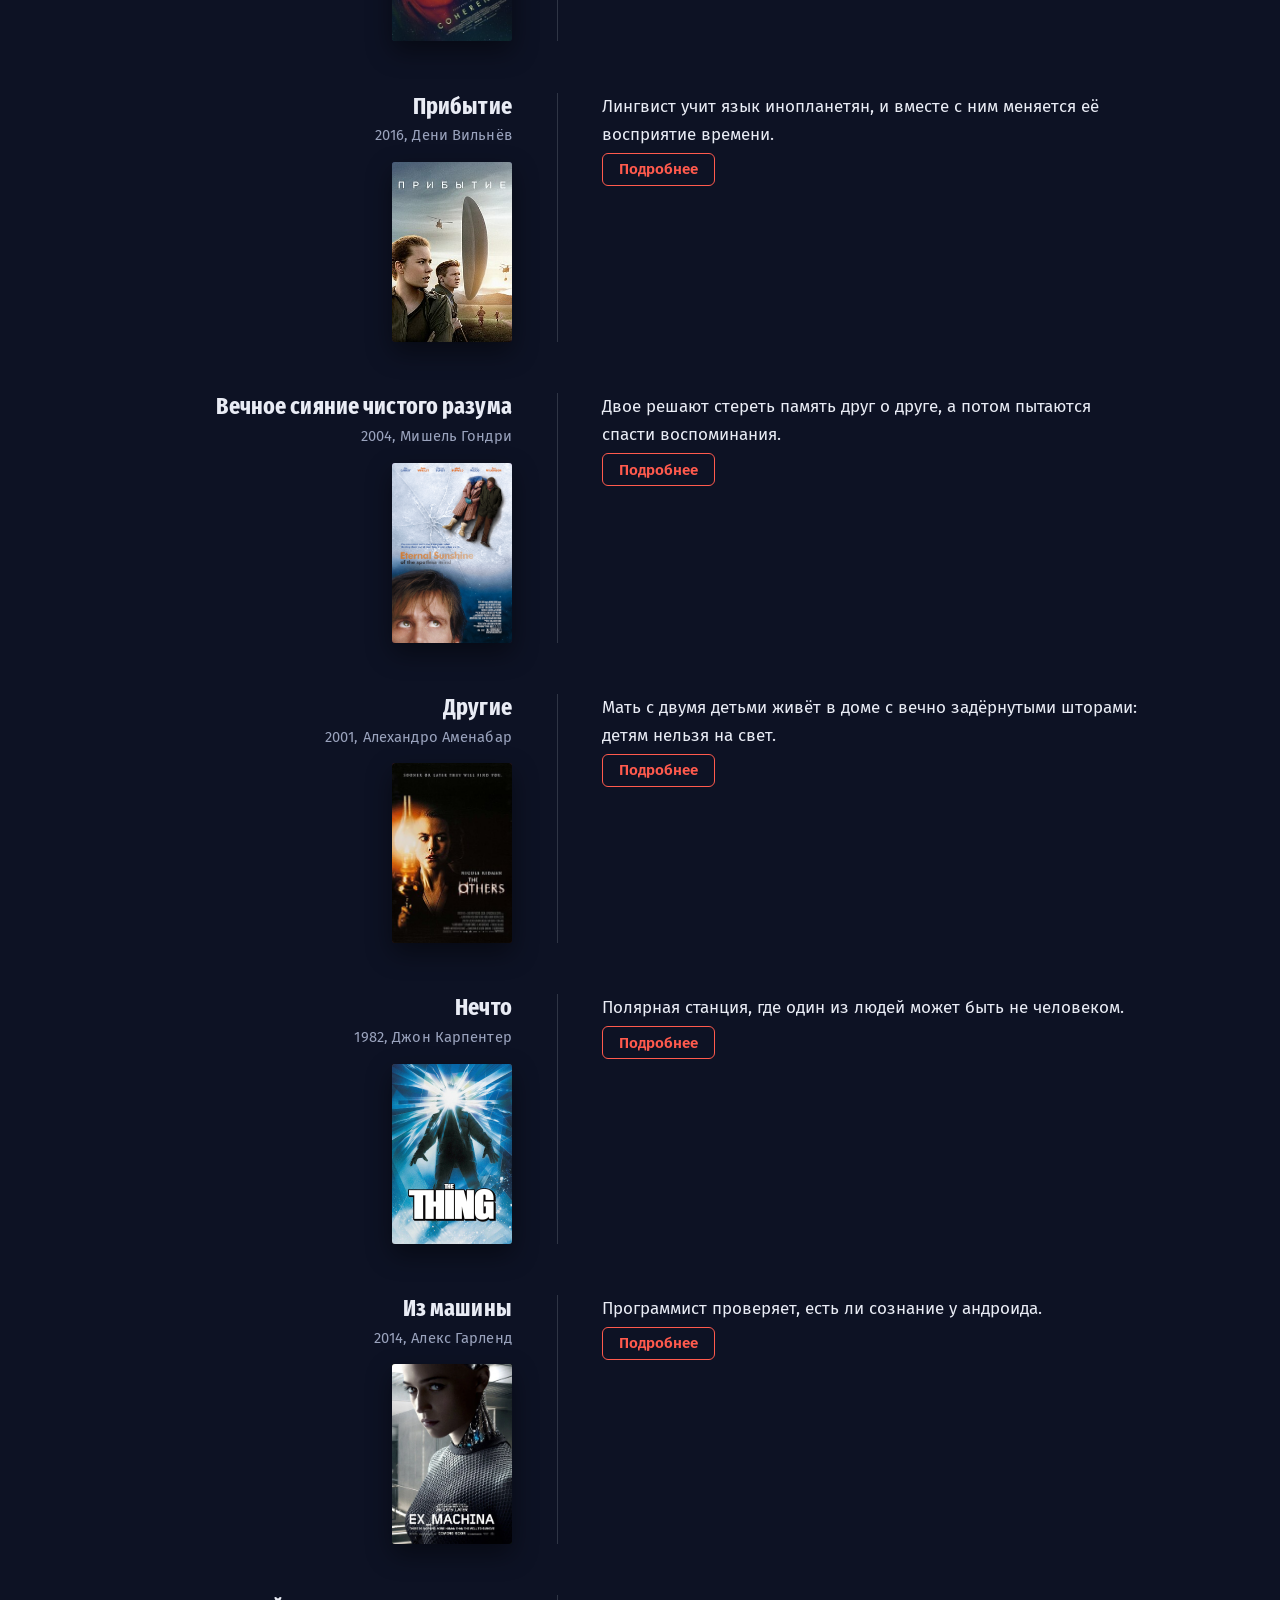
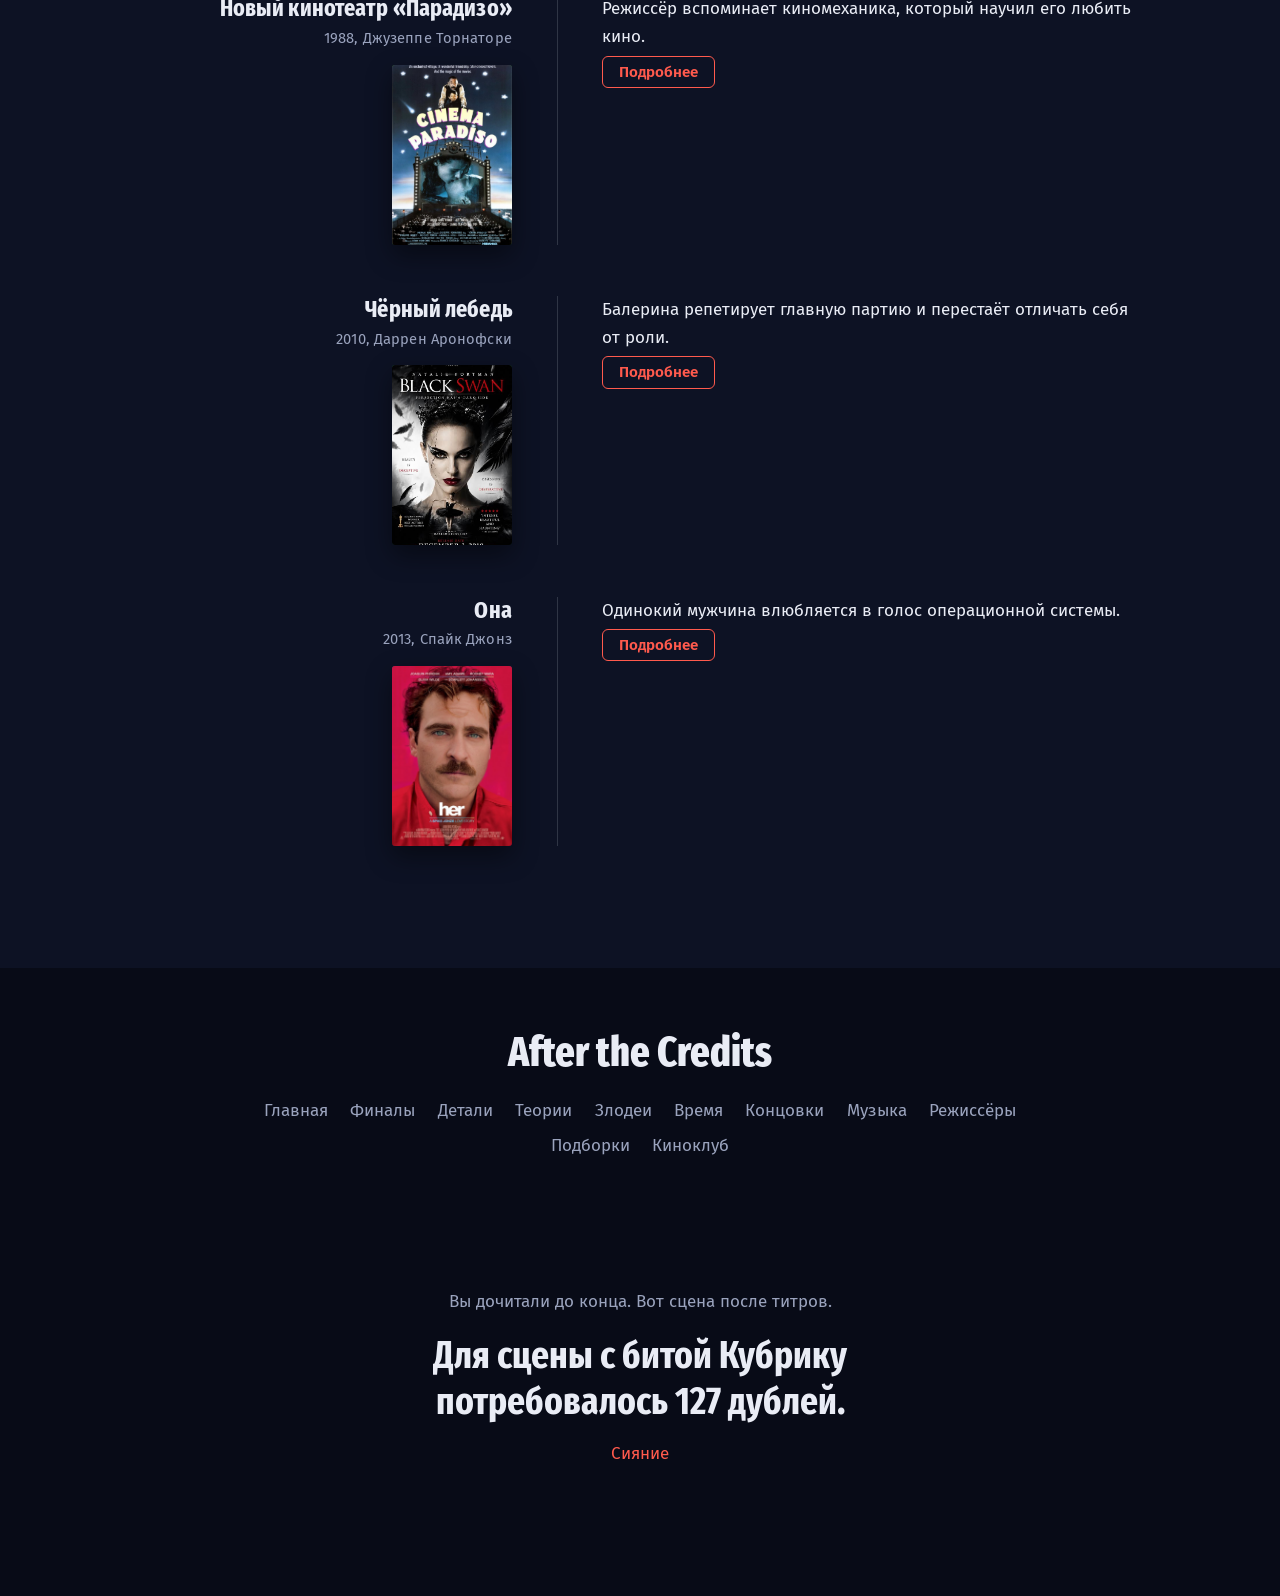
<file: lists.html>
<!DOCTYPE html>
<html lang="ru">
<head>
  <meta charset="UTF-8">
  <meta name="viewport" content="width=device-width, initial-scale=1.0">
  <title>Подборки — After the Credits</title>
  <meta name="description" content="Подборки фильмов по настроению: сложный сюжет, страшно, грустно и красиво, про время.">
  <link rel="preconnect" href="https://fonts.googleapis.com">
  <link rel="preconnect" href="https://fonts.gstatic.com" crossorigin>
  <link rel="stylesheet" href="https://fonts.googleapis.com/css2?family=Fira+Sans+Extra+Condensed:wght@600;700;800&family=Fira+Sans:wght@400;500;600&display=swap">
  <link rel="stylesheet" href="css/style.css">
  <!-- <link rel="stylesheet" href="css/modal.css"> -->
</head>
<body>
<a class="skip-link" href="#main">К содержимому</a>

<header class="site-header">
  <div class="site-header__inner">
    <a class="site-logo" href="index.html">After the Credits</a>
    <input class="site-nav__check" type="checkbox" id="nav-toggle">
    <label class="site-nav__toggle" for="nav-toggle">Меню</label>
    <nav class="site-nav" aria-label="Разделы сайта">
      <ul class="site-nav__list">
        <li><a class="site-nav__link" href="index.html">Главная</a></li>
        <li><a class="site-nav__link" href="twists.html">Финалы</a></li>
        <li><a class="site-nav__link" href="details.html">Детали</a></li>
        <li><a class="site-nav__link" href="theories.html">Теории</a></li>
        <li><a class="site-nav__link" href="villains.html">Злодеи</a></li>
        <li><a class="site-nav__link" href="time-travel.html">Время</a></li>
        <li><a class="site-nav__link" href="alt-endings.html">Концовки</a></li>
        <li><a class="site-nav__link" href="soundtracks.html">Музыка</a></li>
        <li><a class="site-nav__link" href="directors.html">Режиссёры</a></li>
        <li><a class="site-nav__link" href="lists.html" aria-current="page">Подборки</a></li>
        <li><a class="site-nav__link" href="club.html">Киноклуб</a></li>
      </ul>
    </nav>
  </div>
</header>

<main id="main">

  <header class="page-head">
    <h1 class="page-title">Подборки</h1>
    <p class="page-lede">Двенадцать фильмов по настроению. Выберите, что вам нужно сегодня.</p>
  </header>
    <div class="filter">
    <div class="page-tools" role="group" aria-label="Фильтр">
      <label class="chip"><input type="radio" name="filter" value="all" checked>Все</label>
      <label class="chip"><input type="radio" name="filter" value="mind">Сложный сюжет</label>
      <label class="chip"><input type="radio" name="filter" value="scary">Страшно</label>
      <label class="chip"><input type="radio" name="filter" value="sad">Грустно и красиво</label>
      <label class="chip"><input type="radio" name="filter" value="time">Про время</label>
    </div>

    <div class="credit-list" id="film-list"></div>
  </div>

  <!-- Модальное окно с подробностями -->
  <div class="modal hidden" id="detail-section">
    <div class="modal__card">
      <button class="modal__close" id="close-btn" type="button" aria-label="Закрыть">&times;</button>
      <div id="detail-card"></div>
    </div>
  </div>

</main>

<footer class="site-footer">
  <p class="site-footer__title">After the Credits</p>
  <nav class="site-footer__links" aria-label="Все страницы">
    <a href="index.html">Главная</a>
    <a href="twists.html">Финалы</a>
    <a href="details.html">Детали</a>
    <a href="theories.html">Теории</a>
    <a href="villains.html">Злодеи</a>
    <a href="time-travel.html">Время</a>
    <a href="alt-endings.html">Концовки</a>
    <a href="soundtracks.html">Музыка</a>
    <a href="directors.html">Режиссёры</a>
    <a href="lists.html">Подборки</a>
    <a href="club.html">Киноклуб</a>
  </nav>
  
</footer>

<aside class="stinger">
  <p class="stinger__label">Вы дочитали до конца. Вот сцена после титров.</p>
  <p class="stinger__text">Для сцены с битой Кубрику потребовалось 127 дублей.</p>
  <p class="stinger__film">Сияние</p>
</aside>

<script src="js/script.js"></script>
</body>
</html>
</file>
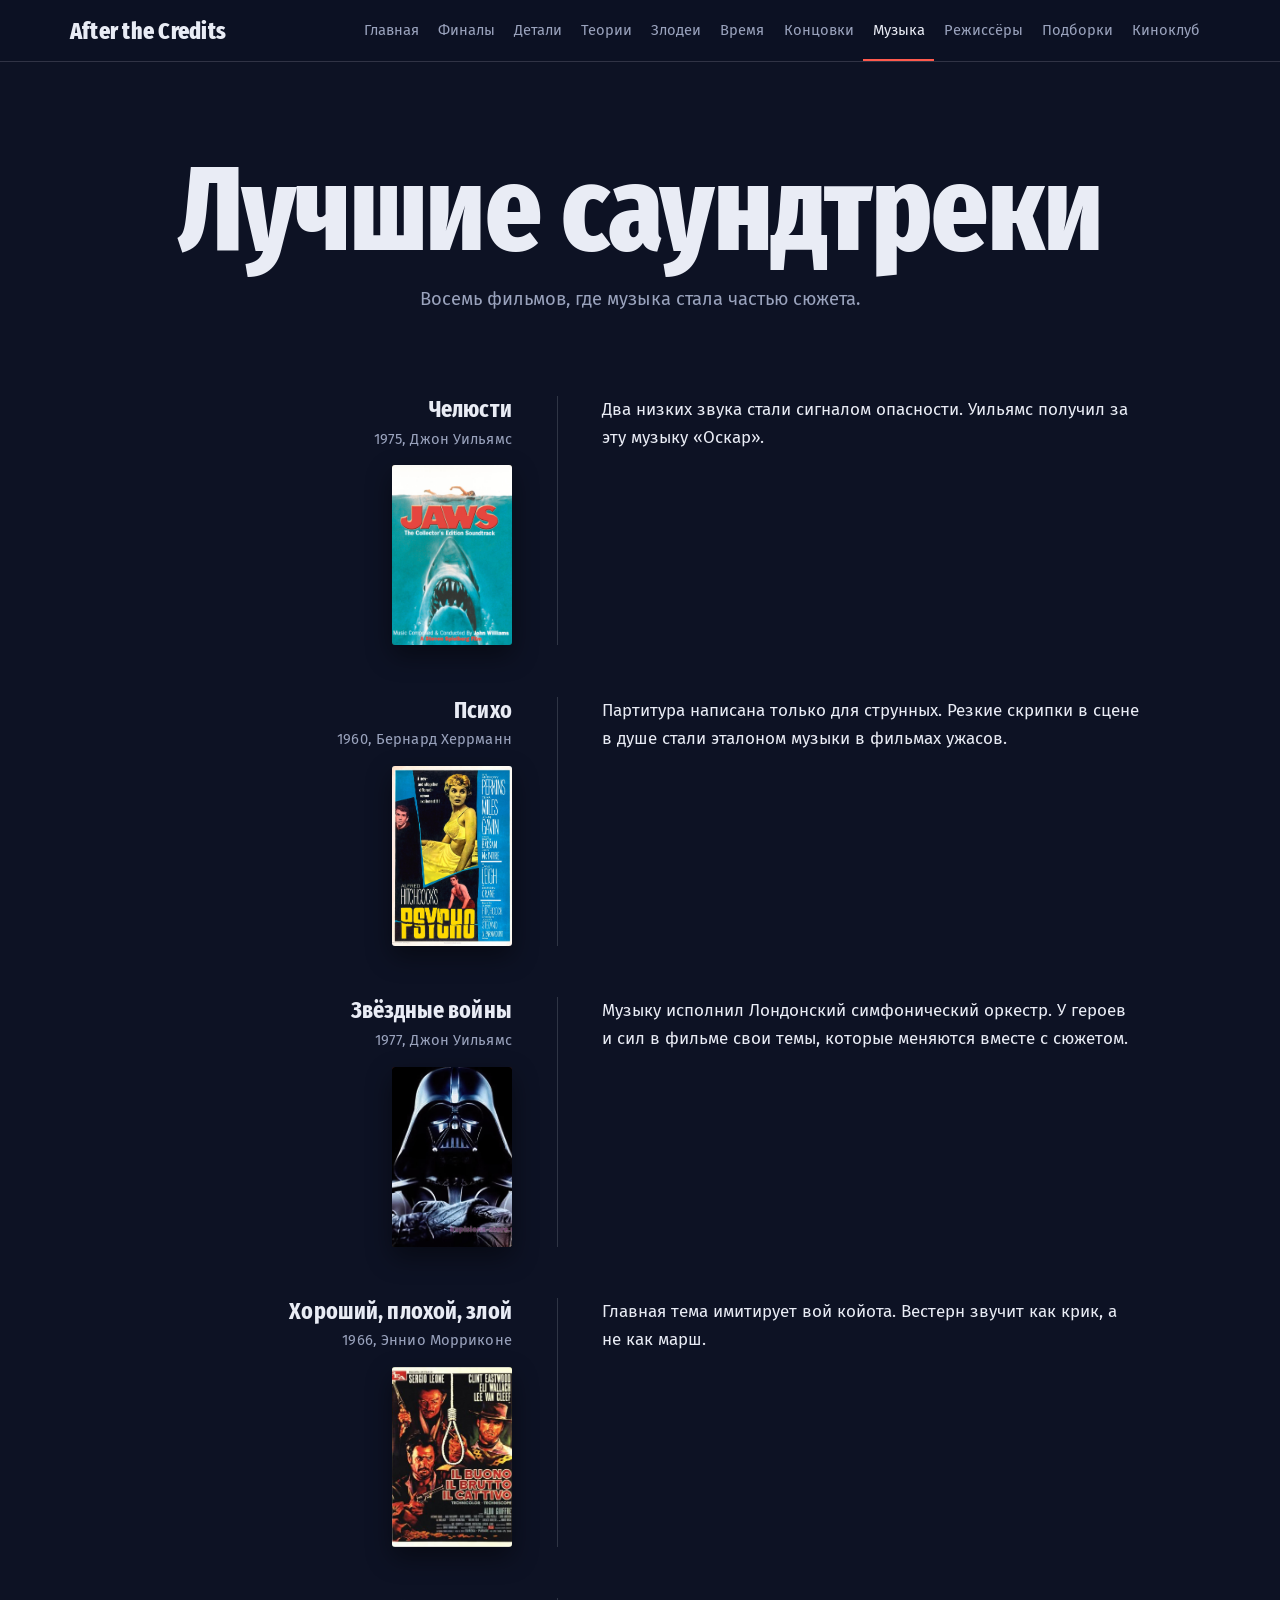
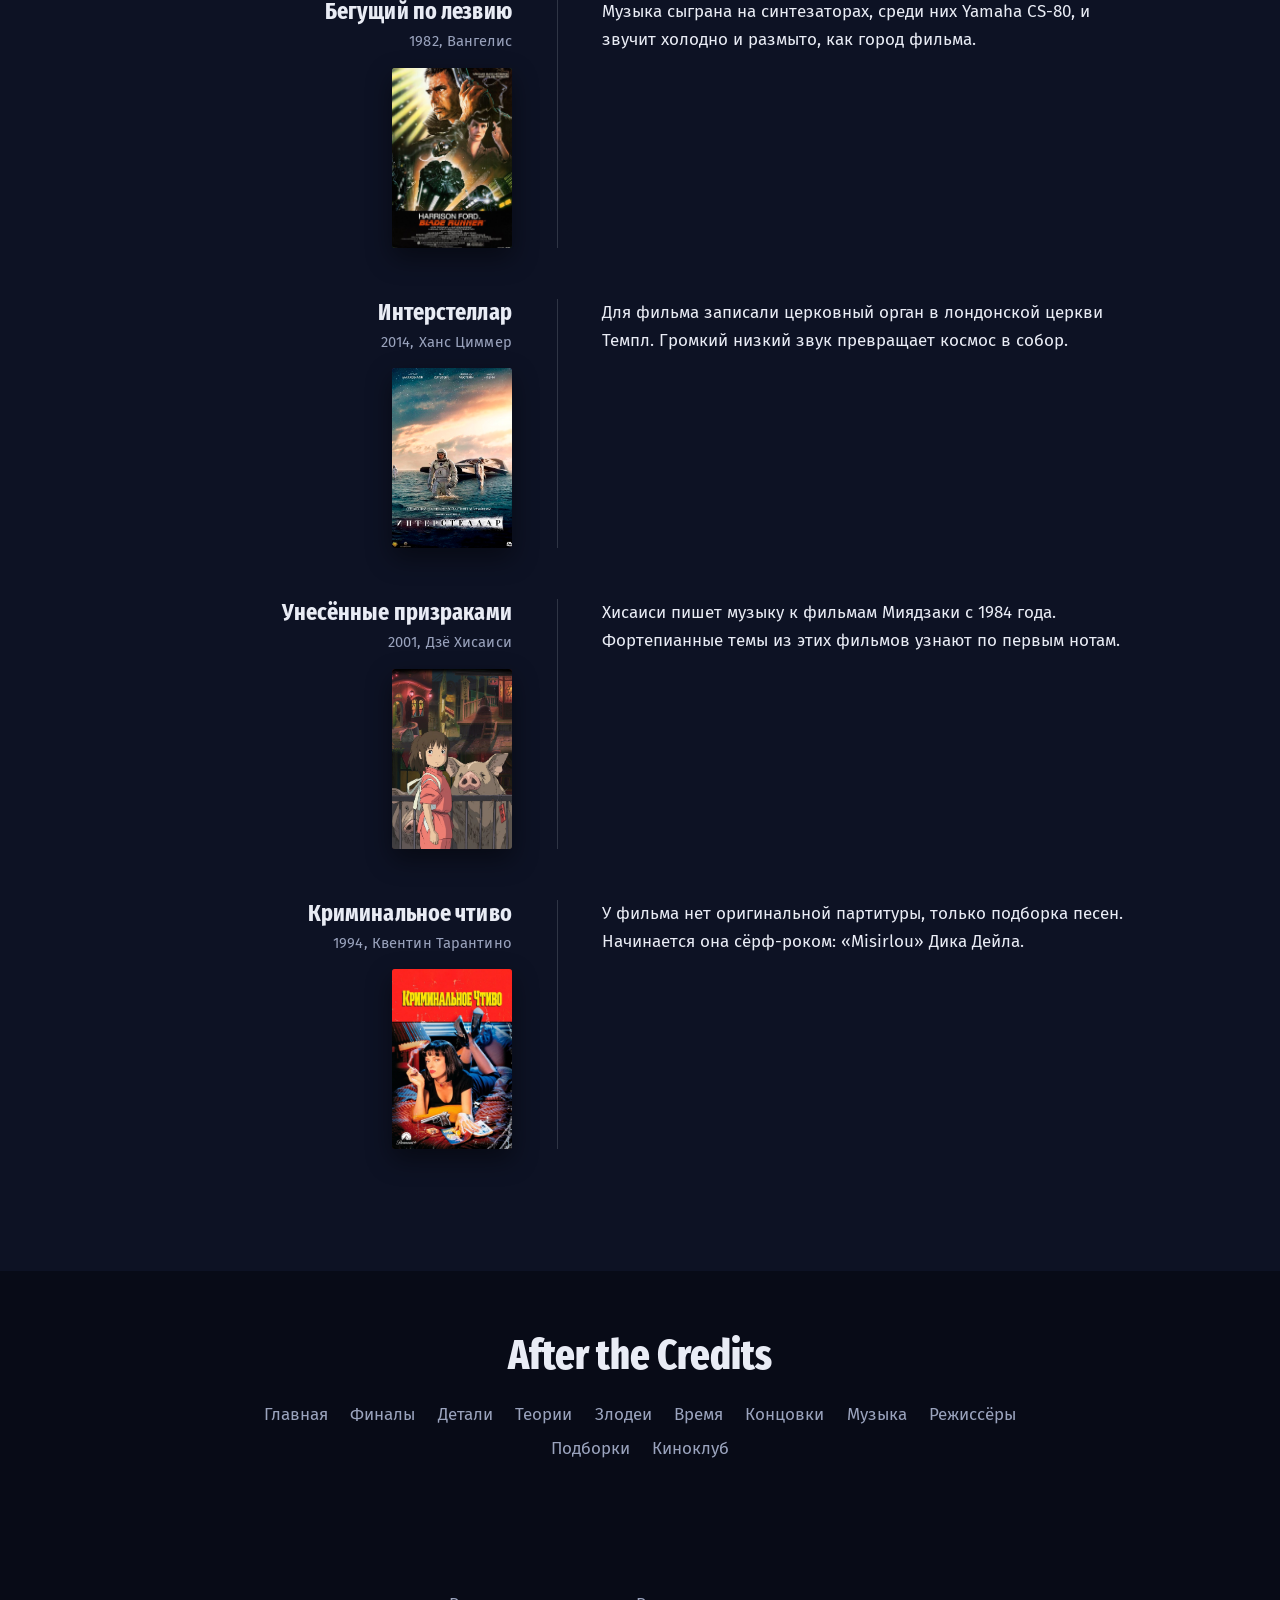
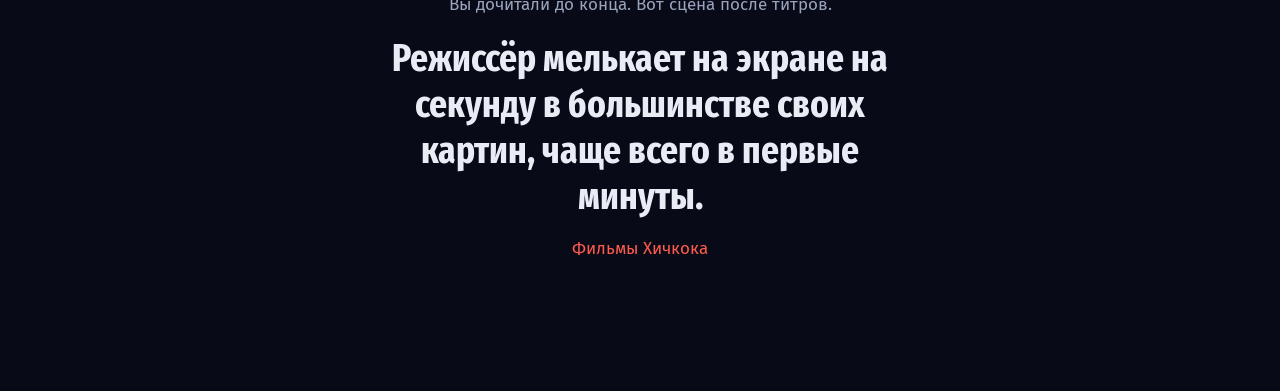
<file: soundtracks.html>
<!DOCTYPE html>
<html lang="ru">
<head>
  <meta charset="UTF-8">
  <meta name="viewport" content="width=device-width, initial-scale=1.0">
  <title>Лучшие саундтреки — After the Credits</title>
  <meta name="description" content="Лучшие саундтреки к фильмам: композиторы и необычные решения.">
  <link rel="preconnect" href="https://fonts.googleapis.com">
  <link rel="preconnect" href="https://fonts.gstatic.com" crossorigin>
  <link rel="stylesheet" href="https://fonts.googleapis.com/css2?family=Fira+Sans+Extra+Condensed:wght@600;700;800&family=Fira+Sans:wght@400;500;600&display=swap">
  <link rel="stylesheet" href="css/style.css">
</head>
<body>
<a class="skip-link" href="#main">К содержимому</a>

<header class="site-header">
  <div class="site-header__inner">
    <a class="site-logo" href="index.html">After the Credits</a>
    <input class="site-nav__check" type="checkbox" id="nav-toggle">
    <label class="site-nav__toggle" for="nav-toggle">Меню</label>
    <nav class="site-nav" aria-label="Разделы сайта">
      <ul class="site-nav__list">
        <li><a class="site-nav__link" href="index.html">Главная</a></li>
        <li><a class="site-nav__link" href="twists.html">Финалы</a></li>
        <li><a class="site-nav__link" href="details.html">Детали</a></li>
        <li><a class="site-nav__link" href="theories.html">Теории</a></li>
        <li><a class="site-nav__link" href="villains.html">Злодеи</a></li>
        <li><a class="site-nav__link" href="time-travel.html">Время</a></li>
        <li><a class="site-nav__link" href="alt-endings.html">Концовки</a></li>
        <li><a class="site-nav__link" href="soundtracks.html" aria-current="page">Музыка</a></li>
        <li><a class="site-nav__link" href="directors.html">Режиссёры</a></li>
        <li><a class="site-nav__link" href="lists.html">Подборки</a></li>
        <li><a class="site-nav__link" href="club.html">Киноклуб</a></li>
      </ul>
    </nav>
  </div>
</header>

<main id="main">

  <header class="page-head">
    <h1 class="page-title">Лучшие саундтреки</h1>
    <p class="page-lede">Восемь фильмов, где музыка стала частью сюжета.</p>
  </header>

  <div class="credit-list">
    <div class="credit">
      <div class="credit__role">
        Челюсти
        <span class="credit__meta">1975, Джон Уильямс</span>
        <span class="cover" style="--hue:43"><span class="cover__label">Челюсти</span><span class="cover__img" style="background-image:url(img/posters/jaws.jpg)"></span></span>
      </div>
      <div class="credit__body">
        <p>Два низких звука стали сигналом опасности. Уильямс получил за эту музыку «Оскар».</p>
      </div>
    </div>
    <div class="credit">
      <div class="credit__role">
        Психо
        <span class="credit__meta">1960, Бернард Херрманн</span>
        <span class="cover" style="--hue:204"><span class="cover__label">Психо</span><span class="cover__img" style="background-image:url(img/posters/psycho.jpg)"></span></span>
      </div>
      <div class="credit__body">
        <p>Партитура написана только для струнных. Резкие скрипки в сцене в душе стали эталоном музыки в фильмах ужасов.</p>
      </div>
    </div>
    <div class="credit">
      <div class="credit__role">
        Звёздные войны
        <span class="credit__meta">1977, Джон Уильямс</span>
        <span class="cover" style="--hue:354"><span class="cover__label">Звёздные войны</span><span class="cover__img" style="background-image:url(img/posters/star-wars.jpg)"></span></span>
      </div>
      <div class="credit__body">
        <p>Музыку исполнил Лондонский симфонический оркестр. У героев и сил в фильме свои темы, которые меняются вместе с сюжетом.</p>
      </div>
    </div>
    <div class="credit">
      <div class="credit__role">
        Хороший, плохой, злой
        <span class="credit__meta">1966, Эннио Морриконе</span>
        <span class="cover" style="--hue:59"><span class="cover__label">Хороший, плохой, злой</span><span class="cover__img" style="background-image:url(img/posters/good-bad-ugly.jpg)"></span></span>
      </div>
      <div class="credit__body">
        <p>Главная тема имитирует вой койота. Вестерн звучит как крик, а не как марш.</p>
      </div>
    </div>
    <div class="credit">
      <div class="credit__role">
        Бегущий по лезвию
        <span class="credit__meta">1982, Вангелис</span>
        <span class="cover" style="--hue:87"><span class="cover__label">Бегущий по лезвию</span><span class="cover__img" style="background-image:url(img/posters/blade-runner.jpg)"></span></span>
      </div>
      <div class="credit__body">
        <p>Музыка сыграна на синтезаторах, среди них Yamaha CS-80, и звучит холодно и размыто, как город фильма.</p>
      </div>
    </div>
    <div class="credit">
      <div class="credit__role">
        Интерстеллар
        <span class="credit__meta">2014, Ханс Циммер</span>
        <span class="cover" style="--hue:249"><span class="cover__label">Интерстеллар</span><span class="cover__img" style="background-image:url(img/posters/interstellar.jpg)"></span></span>
      </div>
      <div class="credit__body">
        <p>Для фильма записали церковный орган в лондонской церкви Темпл. Громкий низкий звук превращает космос в собор.</p>
      </div>
    </div>
    <div class="credit">
      <div class="credit__role">
        Унесённые призраками
        <span class="credit__meta">2001, Дзё Хисаиси</span>
        <span class="cover" style="--hue:343"><span class="cover__label">Унесённые призраками</span><span class="cover__img" style="background-image:url(img/posters/spirited-away.jpg)"></span></span>
      </div>
      <div class="credit__body">
        <p>Хисаиси пишет музыку к фильмам Миядзаки с 1984 года. Фортепианные темы из этих фильмов узнают по первым нотам.</p>
      </div>
    </div>
    <div class="credit">
      <div class="credit__role">
        Криминальное чтиво
        <span class="credit__meta">1994, Квентин Тарантино</span>
        <span class="cover" style="--hue:349"><span class="cover__label">Криминальное чтиво</span><span class="cover__img" style="background-image:url(img/posters/pulp-fiction.jpg)"></span></span>
      </div>
      <div class="credit__body">
        <p>У фильма нет оригинальной партитуры, только подборка песен. Начинается она сёрф-роком: «Misirlou» Дика Дейла.</p>
      </div>
    </div>
  </div>

</main>

<footer class="site-footer">
  <p class="site-footer__title">After the Credits</p>
  <nav class="site-footer__links" aria-label="Все страницы">
    <a href="index.html">Главная</a>
    <a href="twists.html">Финалы</a>
    <a href="details.html">Детали</a>
    <a href="theories.html">Теории</a>
    <a href="villains.html">Злодеи</a>
    <a href="time-travel.html">Время</a>
    <a href="alt-endings.html">Концовки</a>
    <a href="soundtracks.html">Музыка</a>
    <a href="directors.html">Режиссёры</a>
    <a href="lists.html">Подборки</a>
    <a href="club.html">Киноклуб</a>
  </nav>
  
</footer>

<aside class="stinger">
  <p class="stinger__label">Вы дочитали до конца. Вот сцена после титров.</p>
  <p class="stinger__text">Режиссёр мелькает на экране на секунду в большинстве своих картин, чаще всего в первые минуты.</p>
  <p class="stinger__film">Фильмы Хичкока</p>
</aside>

</body>
</html>
</file>
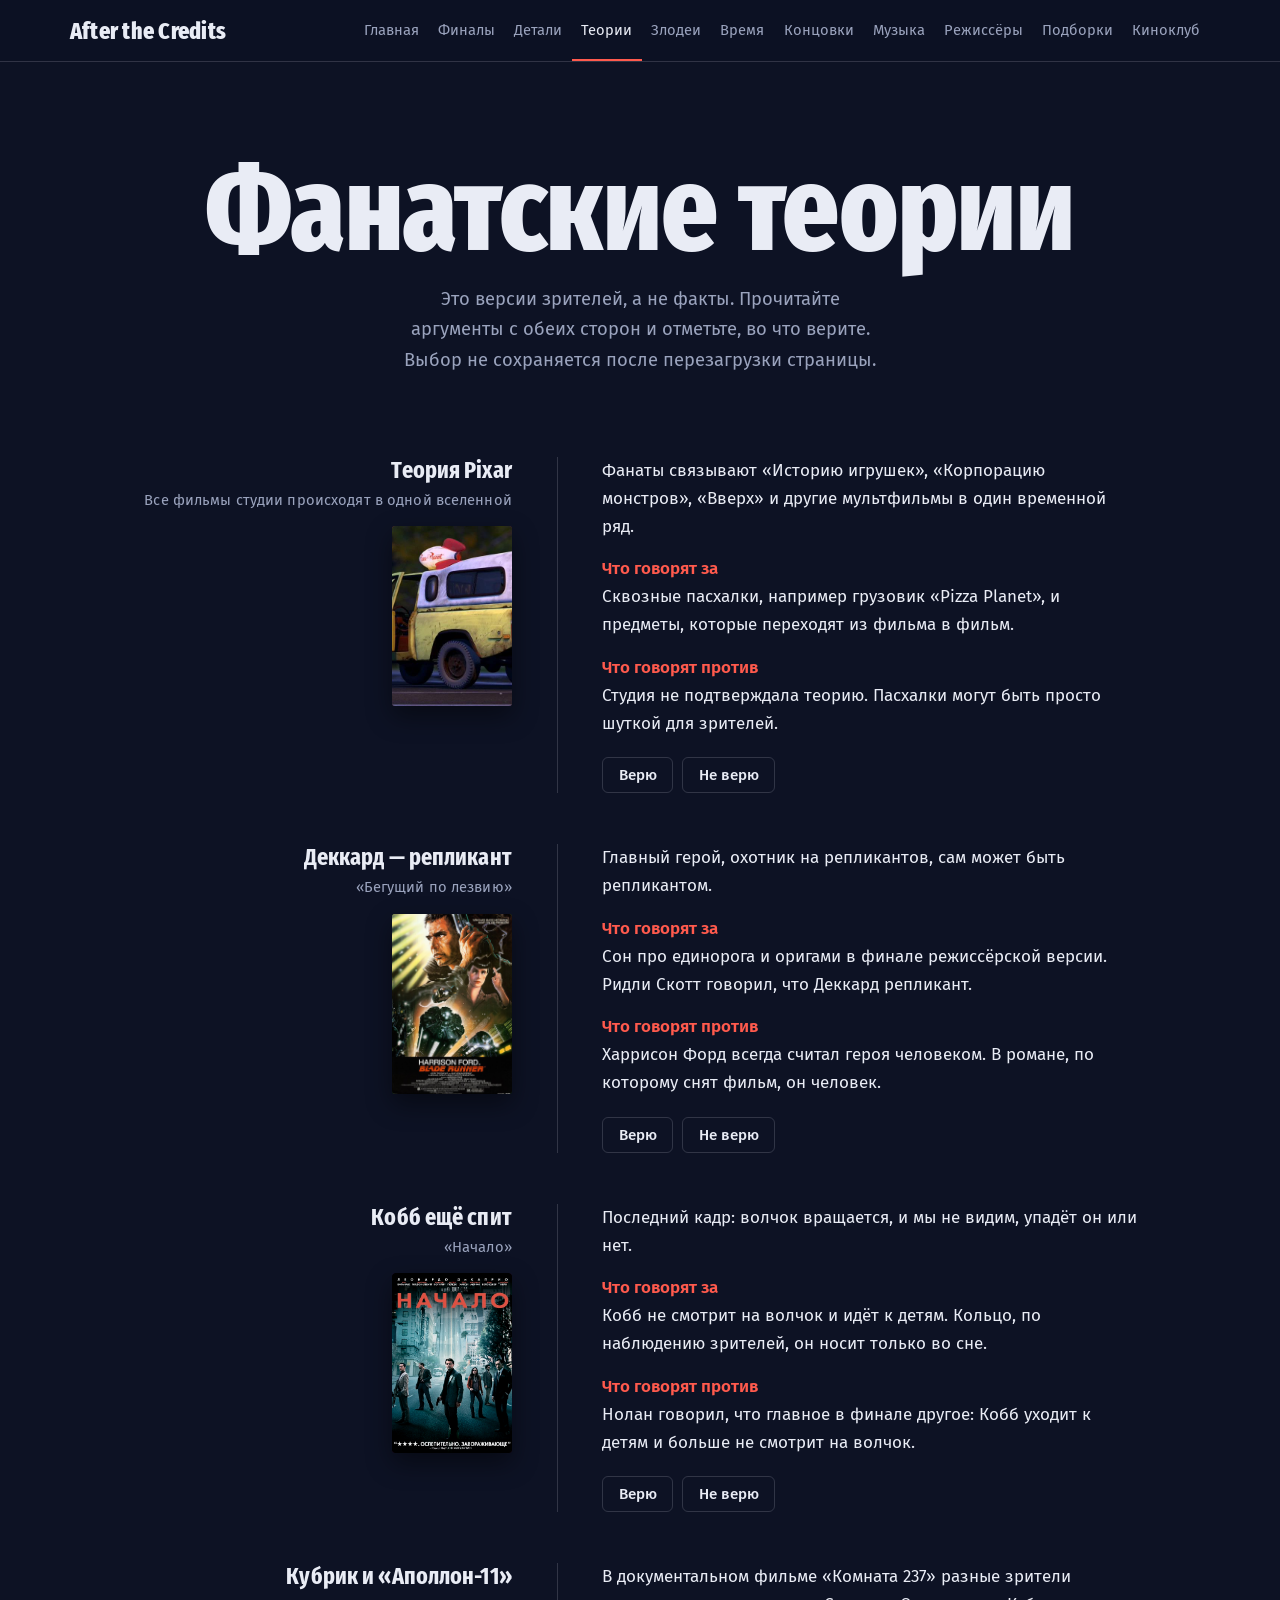
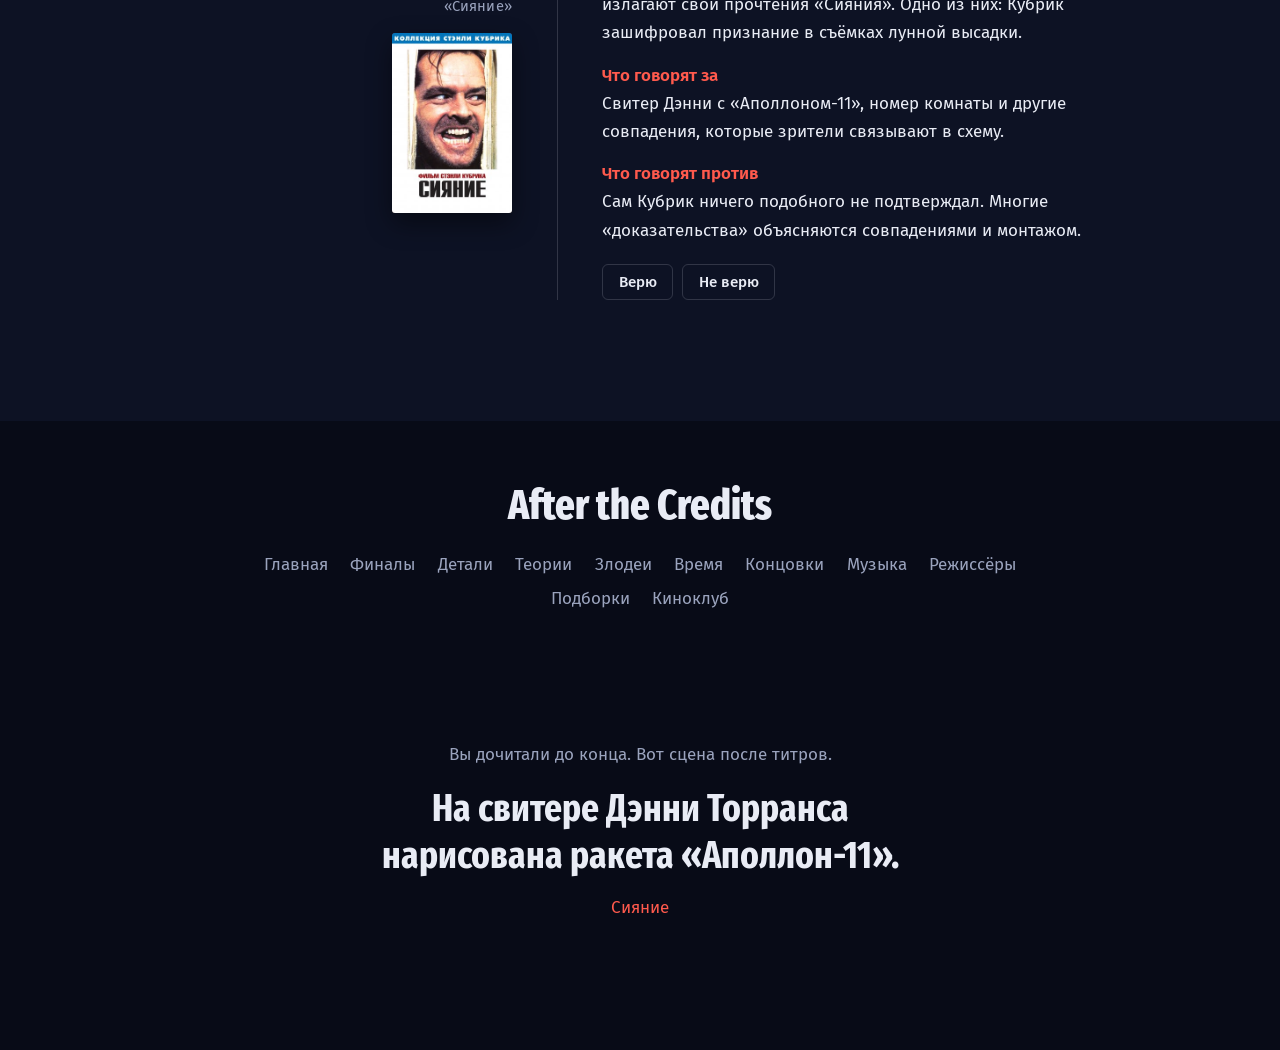
<file: theories.html>
<!DOCTYPE html>
<html lang="ru">
<head>
  <meta charset="UTF-8">
  <meta name="viewport" content="width=device-width, initial-scale=1.0">
  <title>Фанатские теории — After the Credits</title>
  <meta name="description" content="Фанатские теории о фильмах: аргументы за и против.">
  <link rel="preconnect" href="https://fonts.googleapis.com">
  <link rel="preconnect" href="https://fonts.gstatic.com" crossorigin>
  <link rel="stylesheet" href="https://fonts.googleapis.com/css2?family=Fira+Sans+Extra+Condensed:wght@600;700;800&family=Fira+Sans:wght@400;500;600&display=swap">
  <link rel="stylesheet" href="css/style.css">
</head>
<body>
<a class="skip-link" href="#main">К содержимому</a>

<header class="site-header">
  <div class="site-header__inner">
    <a class="site-logo" href="index.html">After the Credits</a>
    <input class="site-nav__check" type="checkbox" id="nav-toggle">
    <label class="site-nav__toggle" for="nav-toggle">Меню</label>
    <nav class="site-nav" aria-label="Разделы сайта">
      <ul class="site-nav__list">
        <li><a class="site-nav__link" href="index.html">Главная</a></li>
        <li><a class="site-nav__link" href="twists.html">Финалы</a></li>
        <li><a class="site-nav__link" href="details.html">Детали</a></li>
        <li><a class="site-nav__link" href="theories.html" aria-current="page">Теории</a></li>
        <li><a class="site-nav__link" href="villains.html">Злодеи</a></li>
        <li><a class="site-nav__link" href="time-travel.html">Время</a></li>
        <li><a class="site-nav__link" href="alt-endings.html">Концовки</a></li>
        <li><a class="site-nav__link" href="soundtracks.html">Музыка</a></li>
        <li><a class="site-nav__link" href="directors.html">Режиссёры</a></li>
        <li><a class="site-nav__link" href="lists.html">Подборки</a></li>
        <li><a class="site-nav__link" href="club.html">Киноклуб</a></li>
      </ul>
    </nav>
  </div>
</header>

<main id="main">

  <header class="page-head">
    <h1 class="page-title">Фанатские теории</h1>
    <p class="page-lede">Это версии зрителей, а не факты. Прочитайте аргументы с обеих сторон и отметьте, во что верите. Выбор не сохраняется после перезагрузки страницы.</p>
  </header>

  <div class="credit-list">
    <div class="credit">
      <div class="credit__role">
        Теория Pixar
        <span class="credit__meta">Все фильмы студии происходят в одной вселенной</span>
        <span class="cover" style="--hue:333"><span class="cover__label">Теория Pixar</span><span class="cover__img" style="background-image:url(img/posters/pixar.jpg)"></span></span>
      </div>
      <div class="credit__body">
        <p>Фанаты связывают «Историю игрушек», «Корпорацию монстров», «Вверх» и другие мультфильмы в один временной ряд.</p>
        <dl class="facts">
          <dt>Что говорят за</dt>
          <dd>Сквозные пасхалки, например грузовик «Pizza Planet», и предметы, которые переходят из фильма в фильм.</dd>
          <dt>Что говорят против</dt>
          <dd>Студия не подтверждала теорию. Пасхалки могут быть просто шуткой для зрителей.</dd>
        </dl>
        <div class="vote" role="radiogroup" aria-label="Ваше мнение о теории «Теория Pixar»">
          <label class="chip"><input type="radio" name="vote-pixar" value="yes">Верю</label>
          <label class="chip"><input type="radio" name="vote-pixar" value="no">Не верю</label>
        </div>
      </div>
    </div>
    <div class="credit">
      <div class="credit__role">
        Деккард — репликант
        <span class="credit__meta">«Бегущий по лезвию»</span>
        <span class="cover" style="--hue:87"><span class="cover__label">Деккард — репликант</span><span class="cover__img" style="background-image:url(img/posters/blade-runner.jpg)"></span></span>
      </div>
      <div class="credit__body">
        <p>Главный герой, охотник на репликантов, сам может быть репликантом.</p>
        <dl class="facts">
          <dt>Что говорят за</dt>
          <dd>Сон про единорога и оригами в финале режиссёрской версии. Ридли Скотт говорил, что Деккард репликант.</dd>
          <dt>Что говорят против</dt>
          <dd>Харрисон Форд всегда считал героя человеком. В романе, по которому снят фильм, он человек.</dd>
        </dl>
        <div class="vote" role="radiogroup" aria-label="Ваше мнение о теории «Деккард — репликант»">
          <label class="chip"><input type="radio" name="vote-deckard" value="yes">Верю</label>
          <label class="chip"><input type="radio" name="vote-deckard" value="no">Не верю</label>
        </div>
      </div>
    </div>
    <div class="credit">
      <div class="credit__role">
        Кобб ещё спит
        <span class="credit__meta">«Начало»</span>
        <span class="cover" style="--hue:253"><span class="cover__label">Кобб ещё спит</span><span class="cover__img" style="background-image:url(img/posters/inception.jpg)"></span></span>
      </div>
      <div class="credit__body">
        <p>Последний кадр: волчок вращается, и мы не видим, упадёт он или нет.</p>
        <dl class="facts">
          <dt>Что говорят за</dt>
          <dd>Кобб не смотрит на волчок и идёт к детям. Кольцо, по наблюдению зрителей, он носит только во сне.</dd>
          <dt>Что говорят против</dt>
          <dd>Нолан говорил, что главное в финале другое: Кобб уходит к детям и больше не смотрит на волчок.</dd>
        </dl>
        <div class="vote" role="radiogroup" aria-label="Ваше мнение о теории «Кобб ещё спит»">
          <label class="chip"><input type="radio" name="vote-inception" value="yes">Верю</label>
          <label class="chip"><input type="radio" name="vote-inception" value="no">Не верю</label>
        </div>
      </div>
    </div>
    <div class="credit">
      <div class="credit__role">
        Кубрик и «Аполлон-11»
        <span class="credit__meta">«Сияние»</span>
        <span class="cover" style="--hue:341"><span class="cover__label">Кубрик и «Аполлон-11»</span><span class="cover__img" style="background-image:url(img/posters/the-shining.jpg)"></span></span>
      </div>
      <div class="credit__body">
        <p>В документальном фильме «Комната 237» разные зрители излагают свои прочтения «Сияния». Одно из них: Кубрик зашифровал признание в съёмках лунной высадки.</p>
        <dl class="facts">
          <dt>Что говорят за</dt>
          <dd>Свитер Дэнни с «Аполлоном-11», номер комнаты и другие совпадения, которые зрители связывают в схему.</dd>
          <dt>Что говорят против</dt>
          <dd>Сам Кубрик ничего подобного не подтверждал. Многие «доказательства» объясняются совпадениями и монтажом.</dd>
        </dl>
        <div class="vote" role="radiogroup" aria-label="Ваше мнение о теории «Кубрик и «Аполлон-11»»">
          <label class="chip"><input type="radio" name="vote-room237" value="yes">Верю</label>
          <label class="chip"><input type="radio" name="vote-room237" value="no">Не верю</label>
        </div>
      </div>
    </div>
  </div>

</main>

<footer class="site-footer">
  <p class="site-footer__title">After the Credits</p>
  <nav class="site-footer__links" aria-label="Все страницы">
    <a href="index.html">Главная</a>
    <a href="twists.html">Финалы</a>
    <a href="details.html">Детали</a>
    <a href="theories.html">Теории</a>
    <a href="villains.html">Злодеи</a>
    <a href="time-travel.html">Время</a>
    <a href="alt-endings.html">Концовки</a>
    <a href="soundtracks.html">Музыка</a>
    <a href="directors.html">Режиссёры</a>
    <a href="lists.html">Подборки</a>
    <a href="club.html">Киноклуб</a>
  </nav>
  
</footer>

<aside class="stinger">
  <p class="stinger__label">Вы дочитали до конца. Вот сцена после титров.</p>
  <p class="stinger__text">На свитере Дэнни Торранса нарисована ракета «Аполлон-11».</p>
  <p class="stinger__film">Сияние</p>
</aside>

</body>
</html>
</file>
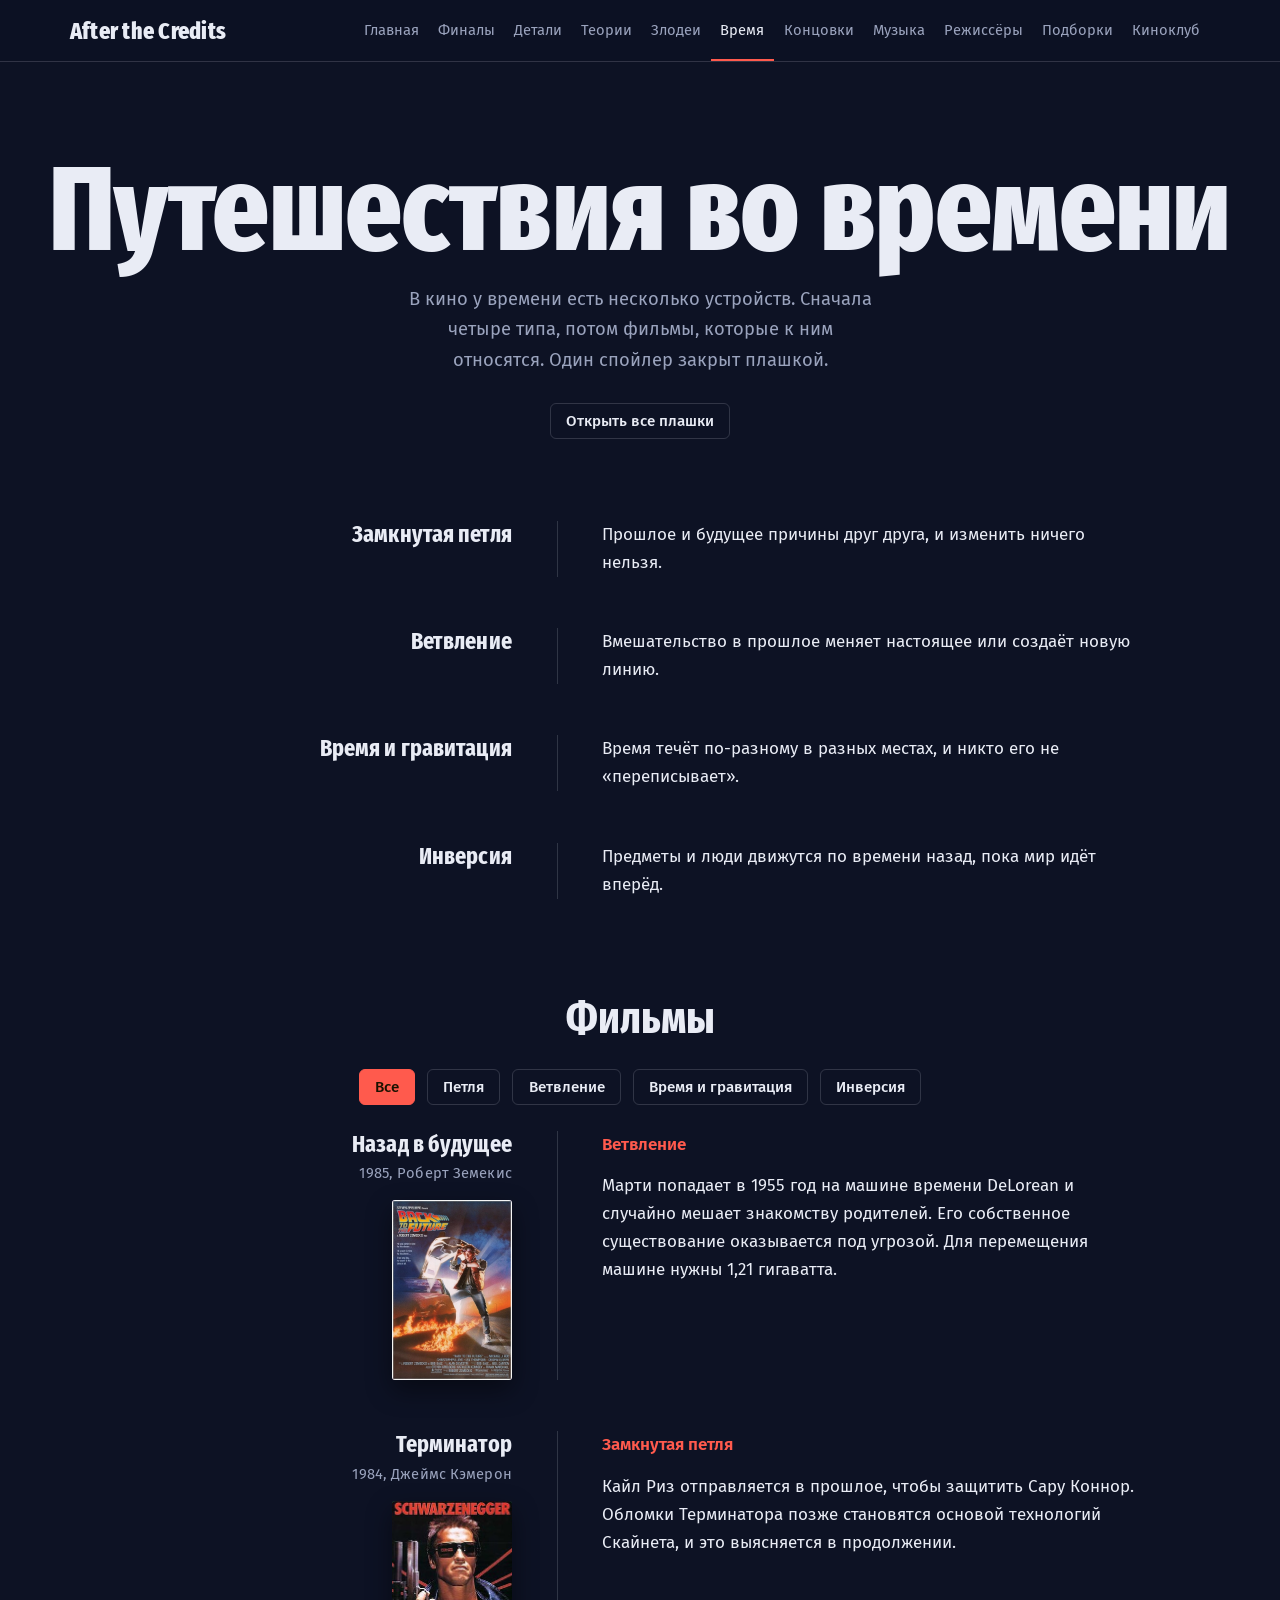
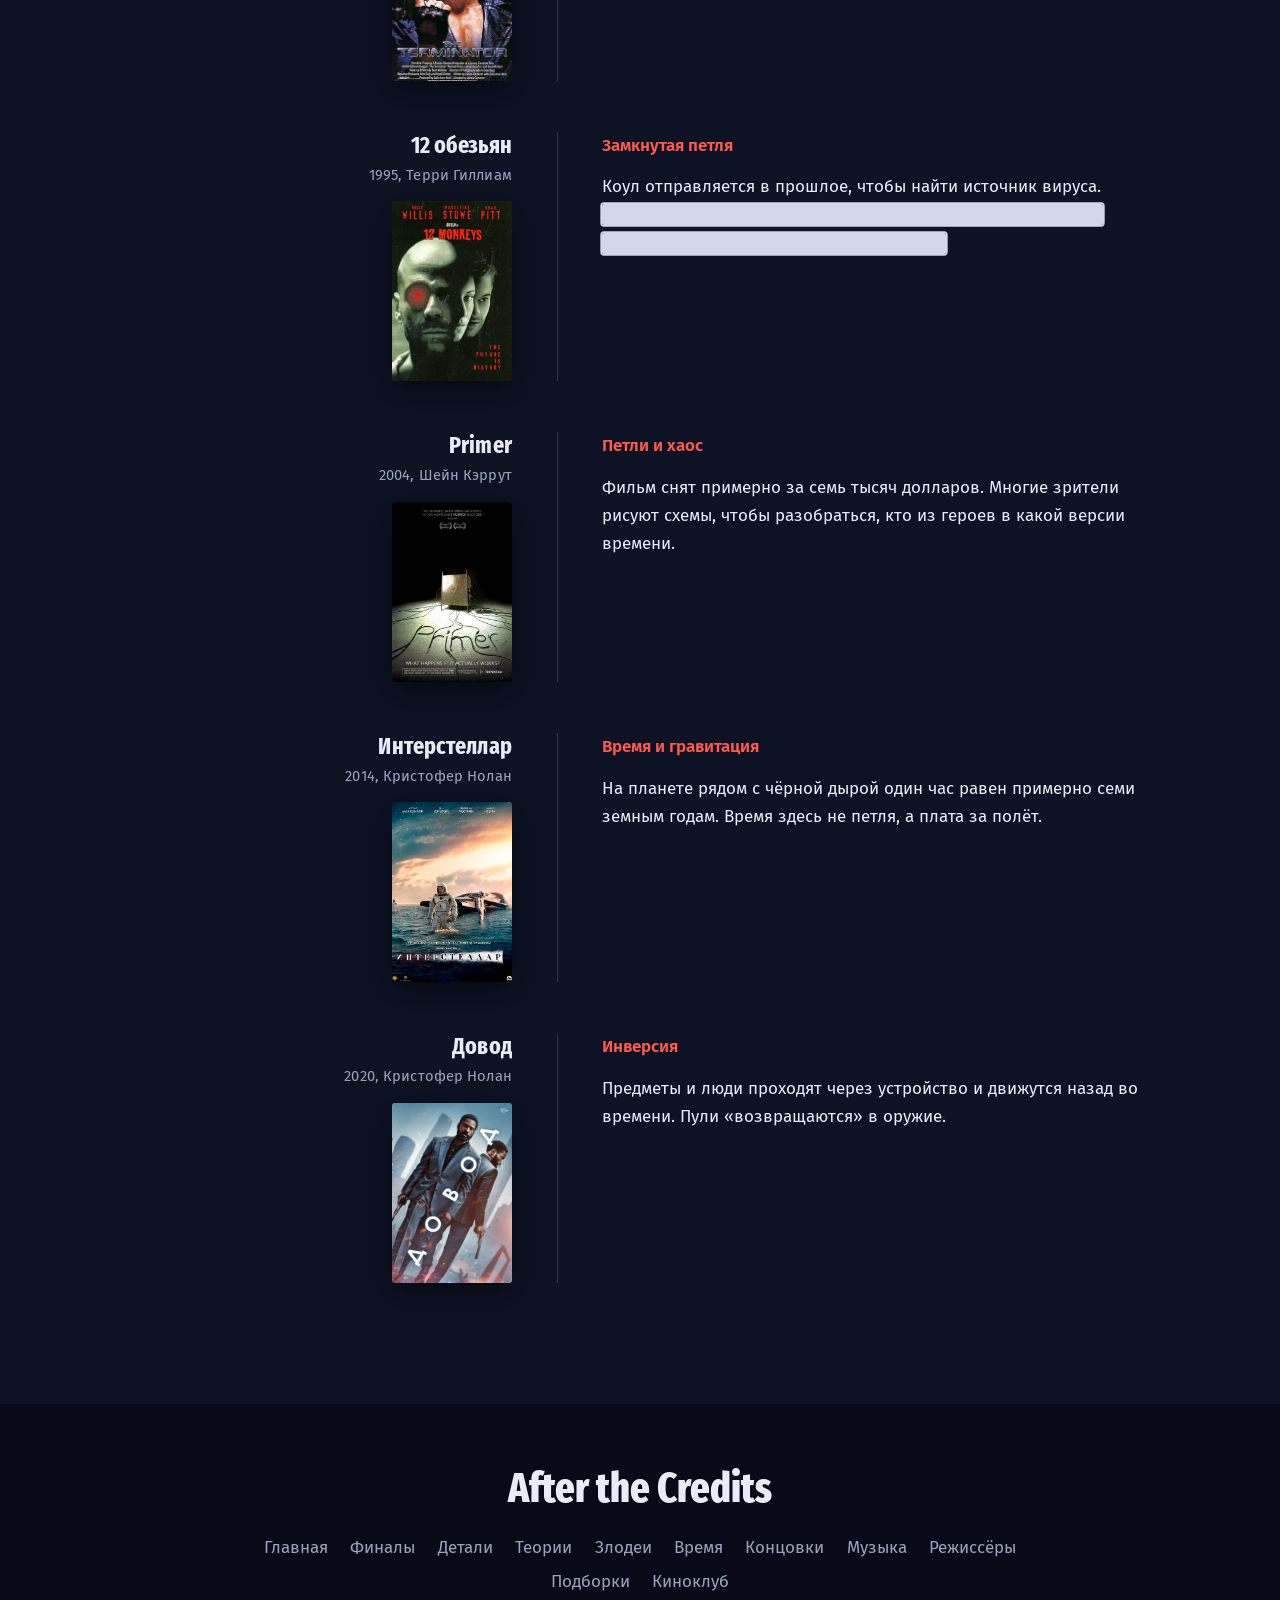
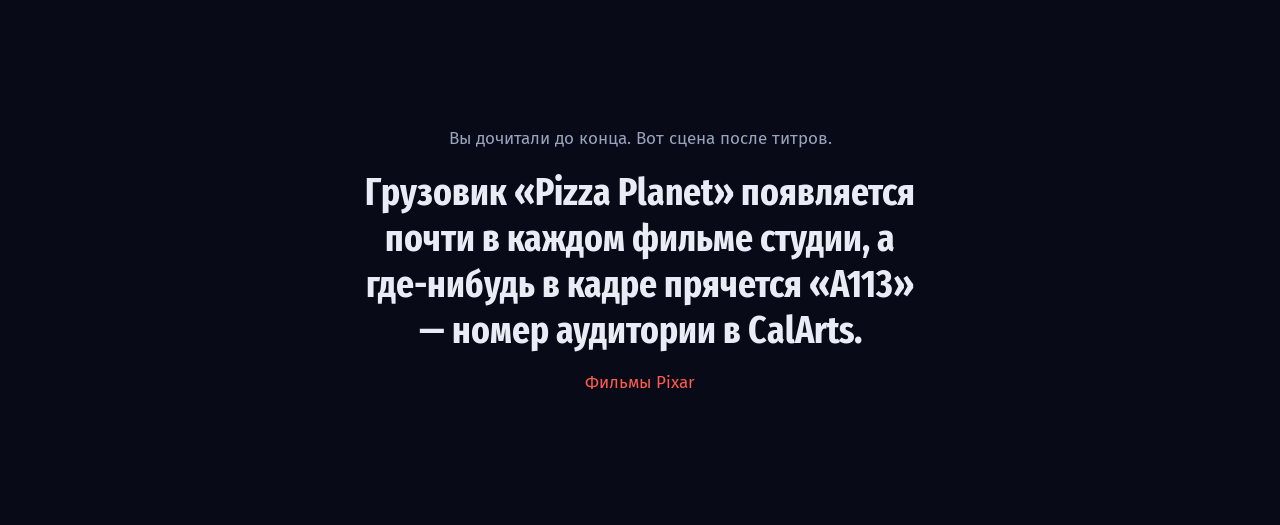
<file: time-travel.html>
<!DOCTYPE html>
<html lang="ru">
<head>
  <meta charset="UTF-8">
  <meta name="viewport" content="width=device-width, initial-scale=1.0">
  <title>Путешествия во времени — After the Credits</title>
  <meta name="description" content="Путешествия во времени в кино: петли, ветвления, релятивизм и инверсия.">
  <link rel="preconnect" href="https://fonts.googleapis.com">
  <link rel="preconnect" href="https://fonts.gstatic.com" crossorigin>
  <link rel="stylesheet" href="https://fonts.googleapis.com/css2?family=Fira+Sans+Extra+Condensed:wght@600;700;800&family=Fira+Sans:wght@400;500;600&display=swap">
  <link rel="stylesheet" href="css/style.css">
</head>
<body>
<a class="skip-link" href="#main">К содержимому</a>
<input class="reveal-all" type="checkbox" id="reveal-all" aria-label="Открыть или закрыть все плашки">

<header class="site-header">
  <div class="site-header__inner">
    <a class="site-logo" href="index.html">After the Credits</a>
    <input class="site-nav__check" type="checkbox" id="nav-toggle">
    <label class="site-nav__toggle" for="nav-toggle">Меню</label>
    <nav class="site-nav" aria-label="Разделы сайта">
      <ul class="site-nav__list">
        <li><a class="site-nav__link" href="index.html">Главная</a></li>
        <li><a class="site-nav__link" href="twists.html">Финалы</a></li>
        <li><a class="site-nav__link" href="details.html">Детали</a></li>
        <li><a class="site-nav__link" href="theories.html">Теории</a></li>
        <li><a class="site-nav__link" href="villains.html">Злодеи</a></li>
        <li><a class="site-nav__link" href="time-travel.html" aria-current="page">Время</a></li>
        <li><a class="site-nav__link" href="alt-endings.html">Концовки</a></li>
        <li><a class="site-nav__link" href="soundtracks.html">Музыка</a></li>
        <li><a class="site-nav__link" href="directors.html">Режиссёры</a></li>
        <li><a class="site-nav__link" href="lists.html">Подборки</a></li>
        <li><a class="site-nav__link" href="club.html">Киноклуб</a></li>
      </ul>
    </nav>
  </div>
</header>

<main id="main">

  <header class="page-head">
    <h1 class="page-title">Путешествия во времени</h1>
    <p class="page-lede">В кино у времени есть несколько устройств. Сначала четыре типа, потом фильмы, которые к ним относятся. Один спойлер закрыт плашкой.</p>
    <div class="page-tools">
      <label class="chip reveal-btn" for="reveal-all"><span class="reveal-btn__off">Открыть все плашки</span><span class="reveal-btn__on">Закрыть все плашки</span></label>
    </div>
  </header>

  <div class="credit-list">
    <div class="credit">
      <div class="credit__role">
        Замкнутая петля
      </div>
      <div class="credit__body">
        <p>Прошлое и будущее причины друг друга, и изменить ничего нельзя.</p>
      </div>
    </div>
    <div class="credit">
      <div class="credit__role">
        Ветвление
      </div>
      <div class="credit__body">
        <p>Вмешательство в прошлое меняет настоящее или создаёт новую линию.</p>
      </div>
    </div>
    <div class="credit">
      <div class="credit__role">
        Время и гравитация
      </div>
      <div class="credit__body">
        <p>Время течёт по-разному в разных местах, и никто его не «переписывает».</p>
      </div>
    </div>
    <div class="credit">
      <div class="credit__role">
        Инверсия
      </div>
      <div class="credit__body">
        <p>Предметы и люди движутся по времени назад, пока мир идёт вперёд.</p>
      </div>
    </div>
  </div>

  <h2 class="section-title">Фильмы</h2>
  <div class="filter">
    <div class="page-tools" role="group" aria-label="Фильтр">
      <label class="chip"><input type="radio" name="filter" value="all" checked>Все</label>
      <label class="chip"><input type="radio" name="filter" value="loop">Петля</label>
      <label class="chip"><input type="radio" name="filter" value="branch">Ветвление</label>
      <label class="chip"><input type="radio" name="filter" value="relativity">Время и гравитация</label>
      <label class="chip"><input type="radio" name="filter" value="inversion">Инверсия</label>
    </div>

    <div class="credit-list">
      <div class="credit" data-tags="branch">
        <div class="credit__role">
          Назад в будущее
          <span class="credit__meta">1985, Роберт Земекис</span>
          <span class="cover" style="--hue:269"><span class="cover__label">Назад в будущее</span><span class="cover__img" style="background-image:url(img/posters/back-to-the-future.jpg)"></span></span>
        </div>
        <div class="credit__body">
          <p class="credit__kind">Ветвление</p>
          <p>Марти попадает в 1955 год на машине времени DeLorean и случайно мешает знакомству родителей. Его собственное существование оказывается под угрозой. Для перемещения машине нужны 1,21 гигаватта.</p>
        </div>
      </div>
      <div class="credit" data-tags="loop">
        <div class="credit__role">
          Терминатор
          <span class="credit__meta">1984, Джеймс Кэмерон</span>
          <span class="cover" style="--hue:171"><span class="cover__label">Терминатор</span><span class="cover__img" style="background-image:url(img/posters/terminator.jpg)"></span></span>
        </div>
        <div class="credit__body">
          <p class="credit__kind">Замкнутая петля</p>
          <p>Кайл Риз отправляется в прошлое, чтобы защитить Сару Коннор. Обломки Терминатора позже становятся основой технологий Скайнета, и это выясняется в продолжении.</p>
        </div>
      </div>
      <div class="credit" data-tags="loop">
        <div class="credit__role">
          12 обезьян
          <span class="credit__meta">1995, Терри Гиллиам</span>
          <span class="cover" style="--hue:333"><span class="cover__label">12 обезьян</span><span class="cover__img" style="background-image:url(img/posters/12-monkeys.jpg)"></span></span>
        </div>
        <div class="credit__body">
          <p class="credit__kind">Замкнутая петля</p>
          <p>Коул отправляется в прошлое, чтобы найти источник вируса. <input class="spoiler__check" type="checkbox" id="s1" aria-label="Спойлер: показать или скрыть"><label class="spoiler__text" for="s1">Ребёнком он видел сцену своей гибели в аэропорту, и это тот самый эпизод, который завершает фильм.</label></p>
        </div>
      </div>
      <div class="credit" data-tags="loop">
        <div class="credit__role">
          Primer
          <span class="credit__meta">2004, Шейн Кэррут</span>
          <span class="cover" style="--hue:229"><span class="cover__label">Primer</span><span class="cover__img" style="background-image:url(img/posters/primer.jpg)"></span></span>
        </div>
        <div class="credit__body">
          <p class="credit__kind">Петли и хаос</p>
          <p>Фильм снят примерно за семь тысяч долларов. Многие зрители рисуют схемы, чтобы разобраться, кто из героев в какой версии времени.</p>
        </div>
      </div>
      <div class="credit" data-tags="relativity">
        <div class="credit__role">
          Интерстеллар
          <span class="credit__meta">2014, Кристофер Нолан</span>
          <span class="cover" style="--hue:249"><span class="cover__label">Интерстеллар</span><span class="cover__img" style="background-image:url(img/posters/interstellar.jpg)"></span></span>
        </div>
        <div class="credit__body">
          <p class="credit__kind">Время и гравитация</p>
          <p>На планете рядом с чёрной дырой один час равен примерно семи земным годам. Время здесь не петля, а плата за полёт.</p>
        </div>
      </div>
      <div class="credit" data-tags="inversion">
        <div class="credit__role">
          Довод
          <span class="credit__meta">2020, Кристофер Нолан</span>
          <span class="cover" style="--hue:206"><span class="cover__label">Довод</span><span class="cover__img" style="background-image:url(img/posters/tenet.jpg)"></span></span>
        </div>
        <div class="credit__body">
          <p class="credit__kind">Инверсия</p>
          <p>Предметы и люди проходят через устройство и движутся назад во времени. Пули «возвращаются» в оружие.</p>
        </div>
      </div>
    </div>
  </div>

</main>

<footer class="site-footer">
  <p class="site-footer__title">After the Credits</p>
  <nav class="site-footer__links" aria-label="Все страницы">
    <a href="index.html">Главная</a>
    <a href="twists.html">Финалы</a>
    <a href="details.html">Детали</a>
    <a href="theories.html">Теории</a>
    <a href="villains.html">Злодеи</a>
    <a href="time-travel.html">Время</a>
    <a href="alt-endings.html">Концовки</a>
    <a href="soundtracks.html">Музыка</a>
    <a href="directors.html">Режиссёры</a>
    <a href="lists.html">Подборки</a>
    <a href="club.html">Киноклуб</a>
  </nav>
  
</footer>

<aside class="stinger">
  <p class="stinger__label">Вы дочитали до конца. Вот сцена после титров.</p>
  <p class="stinger__text">Грузовик «Pizza Planet» появляется почти в каждом фильме студии, а где-нибудь в кадре прячется «A113» — номер аудитории в CalArts.</p>
  <p class="stinger__film">Фильмы Pixar</p>
</aside>

</body>
</html>
</file>
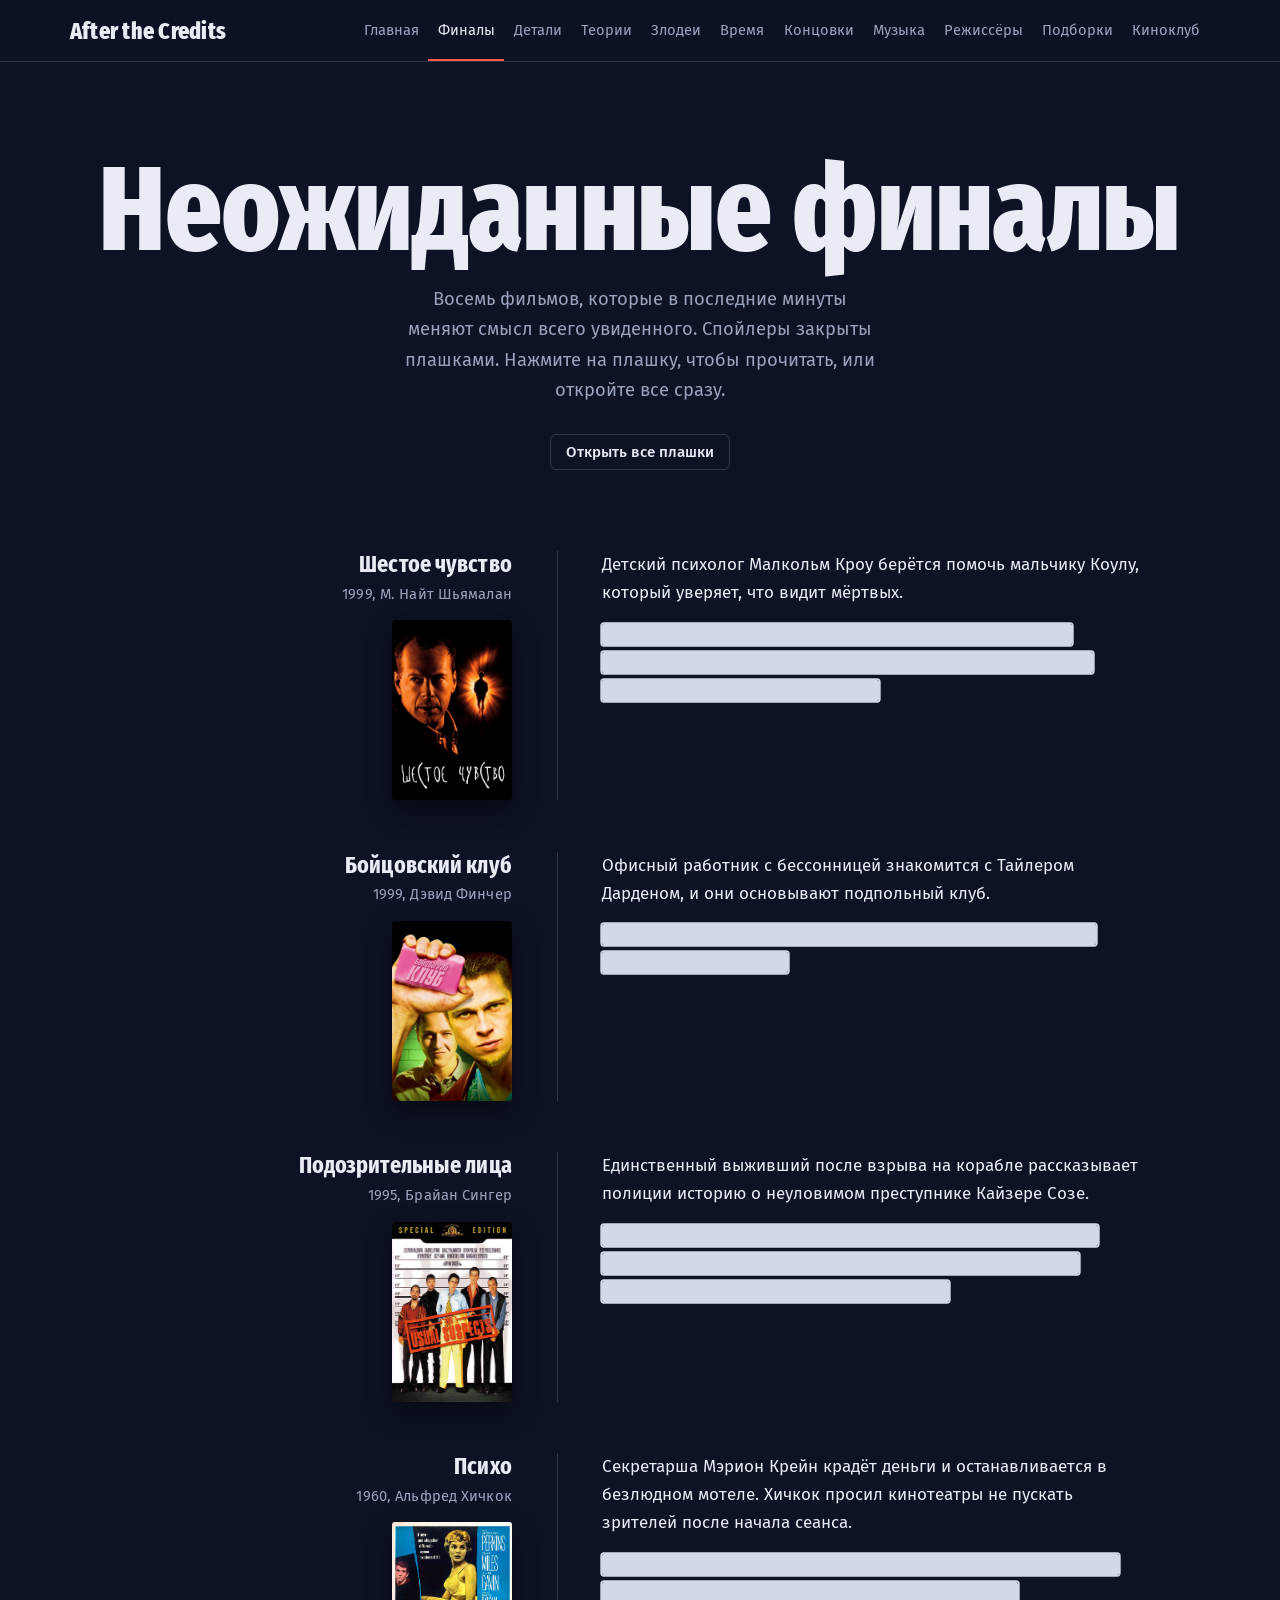
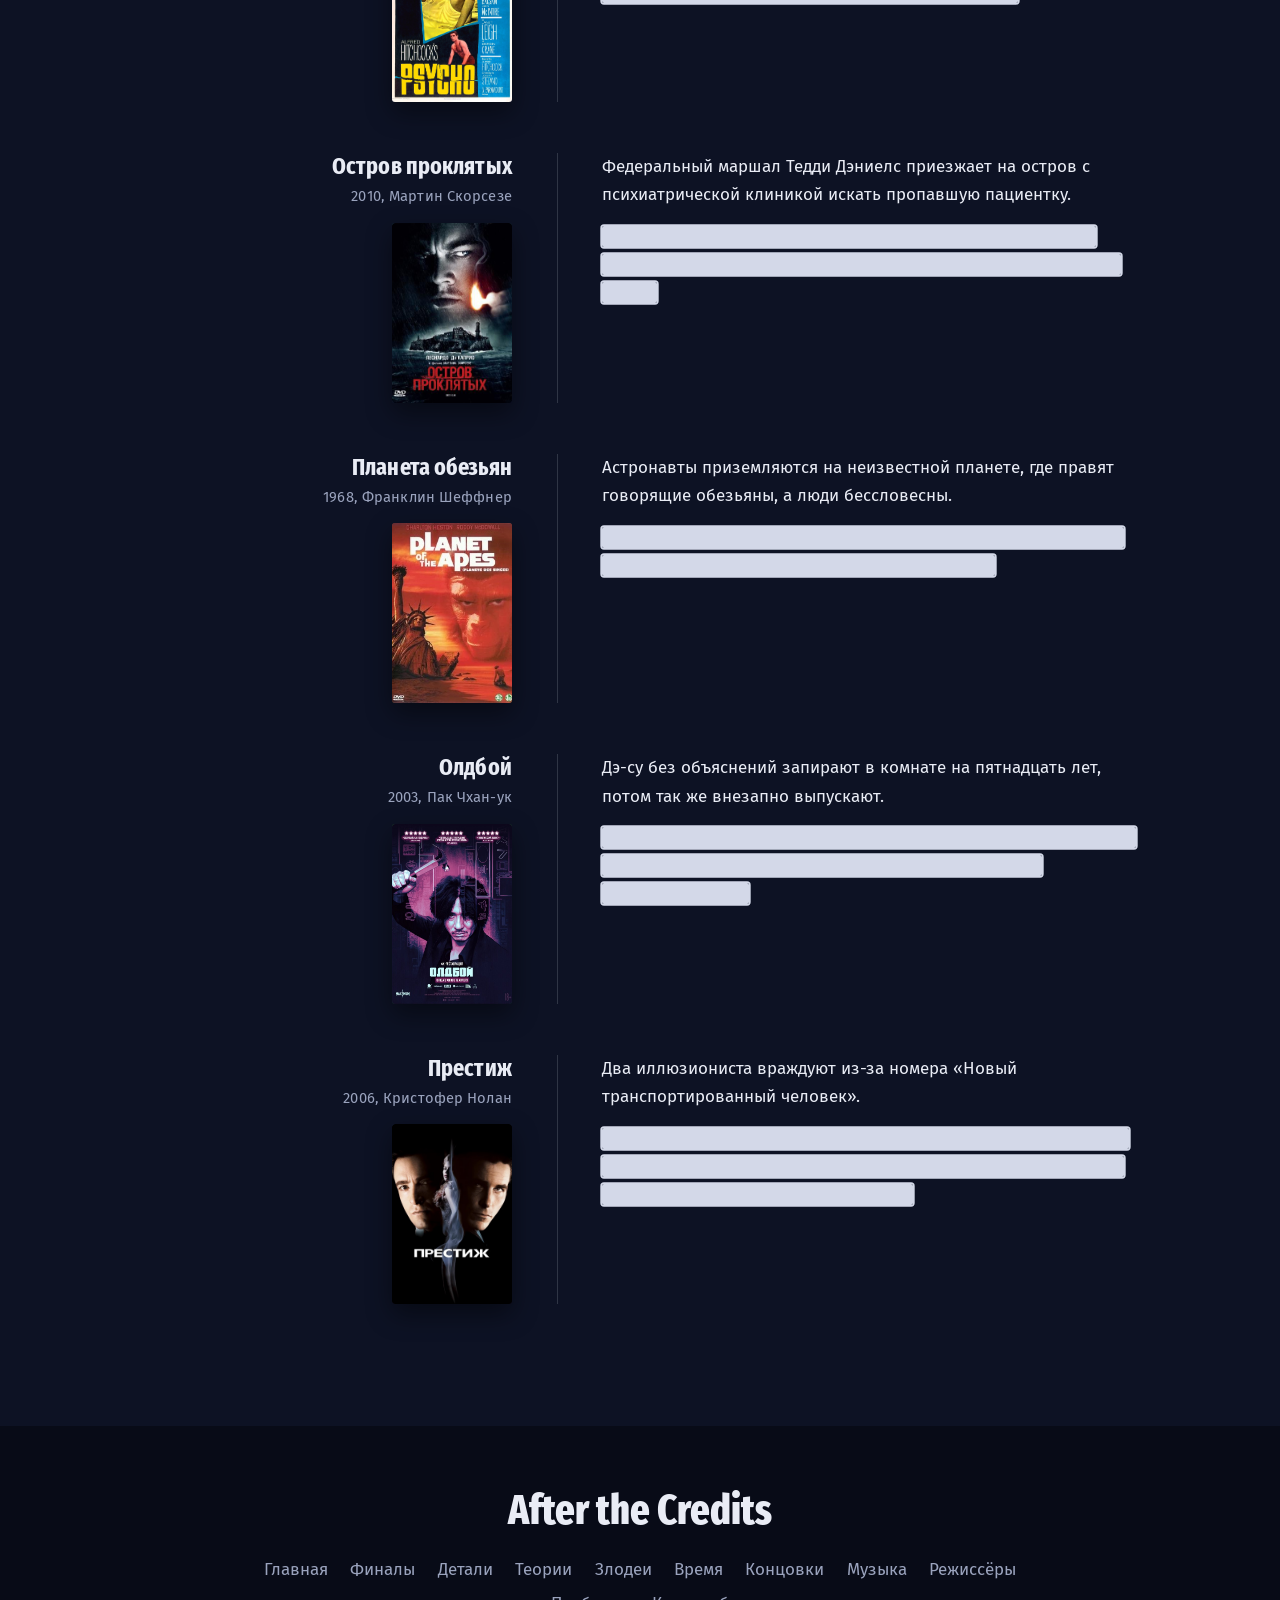
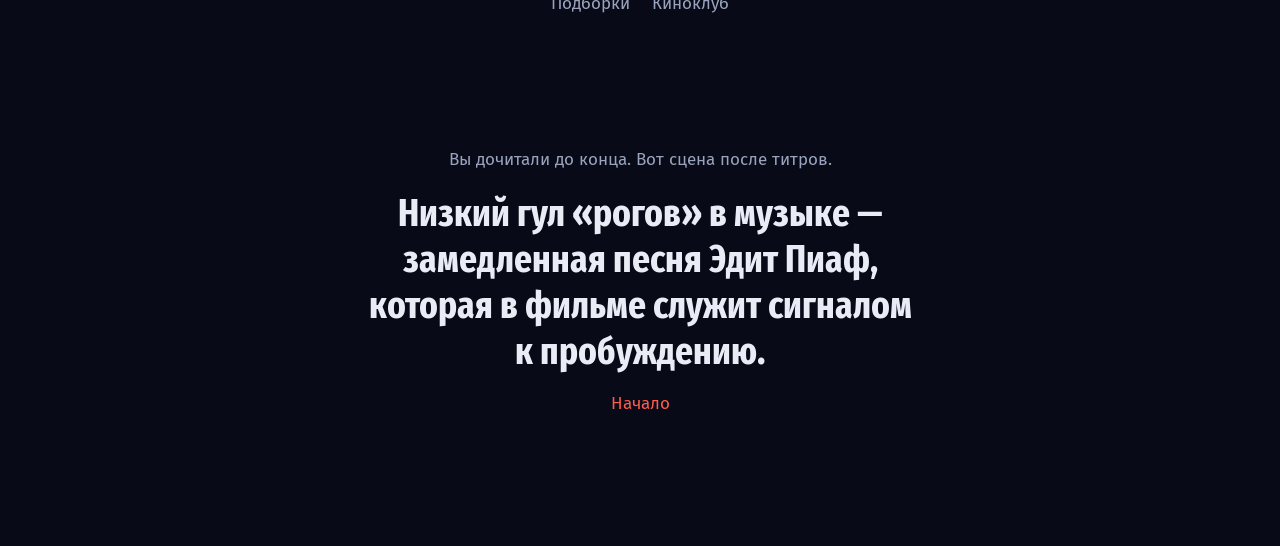
<file: twists.html>
<!DOCTYPE html>
<html lang="ru">
<head>
  <meta charset="UTF-8">
  <meta name="viewport" content="width=device-width, initial-scale=1.0">
  <title>Неожиданные финалы — After the Credits</title>
  <meta name="description" content="Фильмы с неожиданным финалом: что скрывает концовка и куда смотреть при втором просмотре.">
  <link rel="preconnect" href="https://fonts.googleapis.com">
  <link rel="preconnect" href="https://fonts.gstatic.com" crossorigin>
  <link rel="stylesheet" href="https://fonts.googleapis.com/css2?family=Fira+Sans+Extra+Condensed:wght@600;700;800&family=Fira+Sans:wght@400;500;600&display=swap">
  <link rel="stylesheet" href="css/style.css">
</head>
<body>
<a class="skip-link" href="#main">К содержимому</a>
<input class="reveal-all" type="checkbox" id="reveal-all" aria-label="Открыть или закрыть все плашки">

<header class="site-header">
  <div class="site-header__inner">
    <a class="site-logo" href="index.html">After the Credits</a>
    <input class="site-nav__check" type="checkbox" id="nav-toggle">
    <label class="site-nav__toggle" for="nav-toggle">Меню</label>
    <nav class="site-nav" aria-label="Разделы сайта">
      <ul class="site-nav__list">
        <li><a class="site-nav__link" href="index.html">Главная</a></li>
        <li><a class="site-nav__link" href="twists.html" aria-current="page">Финалы</a></li>
        <li><a class="site-nav__link" href="details.html">Детали</a></li>
        <li><a class="site-nav__link" href="theories.html">Теории</a></li>
        <li><a class="site-nav__link" href="villains.html">Злодеи</a></li>
        <li><a class="site-nav__link" href="time-travel.html">Время</a></li>
        <li><a class="site-nav__link" href="alt-endings.html">Концовки</a></li>
        <li><a class="site-nav__link" href="soundtracks.html">Музыка</a></li>
        <li><a class="site-nav__link" href="directors.html">Режиссёры</a></li>
        <li><a class="site-nav__link" href="lists.html">Подборки</a></li>
        <li><a class="site-nav__link" href="club.html">Киноклуб</a></li>
      </ul>
    </nav>
  </div>
</header>

<main id="main">

  <header class="page-head">
    <h1 class="page-title">Неожиданные финалы</h1>
    <p class="page-lede">Восемь фильмов, которые в последние минуты меняют смысл всего увиденного. Спойлеры закрыты плашками. Нажмите на плашку, чтобы прочитать, или откройте все сразу.</p>
    <div class="page-tools">
      <label class="chip reveal-btn" for="reveal-all"><span class="reveal-btn__off">Открыть все плашки</span><span class="reveal-btn__on">Закрыть все плашки</span></label>
    </div>
  </header>

  <div class="credit-list">
    <div class="credit">
      <div class="credit__role">
        Шестое чувство
        <span class="credit__meta">1999, М. Найт Шьямалан</span>
        <span class="cover" style="--hue:263"><span class="cover__label">Шестое чувство</span><span class="cover__img" style="background-image:url(img/posters/sixth-sense.jpg)"></span></span>
      </div>
      <div class="credit__body">
        <p>Детский психолог Малкольм Кроу берётся помочь мальчику Коулу, который уверяет, что видит мёртвых.</p>
        <p><input class="spoiler__check" type="checkbox" id="s1" aria-label="Спойлер: показать или скрыть"><label class="spoiler__text" for="s1">Малкольм мёртв с первых минут: в него стреляет бывший пациент. Живые не разговаривают с ним, кроме Коула, и это видно уже при втором просмотре.</label></p>
      </div>
    </div>
    <div class="credit">
      <div class="credit__role">
        Бойцовский клуб
        <span class="credit__meta">1999, Дэвид Финчер</span>
        <span class="cover" style="--hue:218"><span class="cover__label">Бойцовский клуб</span><span class="cover__img" style="background-image:url(img/posters/fight-club.jpg)"></span></span>
      </div>
      <div class="credit__body">
        <p>Офисный работник с бессонницей знакомится с Тайлером Дарденом, и они основывают подпольный клуб.</p>
        <p><input class="spoiler__check" type="checkbox" id="s2" aria-label="Спойлер: показать или скрыть"><label class="spoiler__text" for="s2">Рассказчик и Тайлер — один человек. Всё, что делает Тайлер, делает сам рассказчик.</label></p>
      </div>
    </div>
    <div class="credit">
      <div class="credit__role">
        Подозрительные лица
        <span class="credit__meta">1995, Брайан Сингер</span>
        <span class="cover" style="--hue:256"><span class="cover__label">Подозрительные лица</span><span class="cover__img" style="background-image:url(img/posters/usual-suspects.jpg)"></span></span>
      </div>
      <div class="credit__body">
        <p>Единственный выживший после взрыва на корабле рассказывает полиции историю о неуловимом преступнике Кайзере Созе.</p>
        <p><input class="spoiler__check" type="checkbox" id="s3" aria-label="Спойлер: показать или скрыть"><label class="spoiler__text" for="s3">Рассказчик, хромой Роджер Кинт по прозвищу Вербал, и есть Кайзер Созе. Историю он сочиняет на ходу из предметов в кабинете, например из надписи на кружке.</label></p>
      </div>
    </div>
    <div class="credit">
      <div class="credit__role">
        Психо
        <span class="credit__meta">1960, Альфред Хичкок</span>
        <span class="cover" style="--hue:204"><span class="cover__label">Психо</span><span class="cover__img" style="background-image:url(img/posters/psycho.jpg)"></span></span>
      </div>
      <div class="credit__body">
        <p>Секретарша Мэрион Крейн крадёт деньги и останавливается в безлюдном мотеле. Хичкок просил кинотеатры не пускать зрителей после начала сеанса.</p>
        <p><input class="spoiler__check" type="checkbox" id="s4" aria-label="Спойлер: показать или скрыть"><label class="spoiler__text" for="s4">«Мать» Нормана Бейтса давно мертва. Убийства совершает сам Норман, когда в нём просыпается вторая личность.</label></p>
      </div>
    </div>
    <div class="credit">
      <div class="credit__role">
        Остров проклятых
        <span class="credit__meta">2010, Мартин Скорсезе</span>
        <span class="cover" style="--hue:198"><span class="cover__label">Остров проклятых</span><span class="cover__img" style="background-image:url(img/posters/shutter-island.jpg)"></span></span>
      </div>
      <div class="credit__body">
        <p>Федеральный маршал Тедди Дэниелс приезжает на остров с психиатрической клиникой искать пропавшую пациентку.</p>
        <p><input class="spoiler__check" type="checkbox" id="s5" aria-label="Спойлер: показать или скрыть"><label class="spoiler__text" for="s5">Тедди сам пациент клиники, его настоящее имя Эндрю Лэдис. Расследование — способ заставить его принять, что он сделал с женой.</label></p>
      </div>
    </div>
    <div class="credit">
      <div class="credit__role">
        Планета обезьян
        <span class="credit__meta">1968, Франклин Шеффнер</span>
        <span class="cover" style="--hue:17"><span class="cover__label">Планета обезьян</span><span class="cover__img" style="background-image:url(img/posters/planet-of-the-apes.jpg)"></span></span>
      </div>
      <div class="credit__body">
        <p>Астронавты приземляются на неизвестной планете, где правят говорящие обезьяны, а люди бессловесны.</p>
        <p><input class="spoiler__check" type="checkbox" id="s6" aria-label="Спойлер: показать или скрыть"><label class="spoiler__text" for="s6">Это Земля далёкого будущего. Последний кадр: на берегу торчит наполовину засыпанная песком статуя Свободы.</label></p>
      </div>
    </div>
    <div class="credit">
      <div class="credit__role">
        Олдбой
        <span class="credit__meta">2003, Пак Чхан-ук</span>
        <span class="cover" style="--hue:130"><span class="cover__label">Олдбой</span><span class="cover__img" style="background-image:url(img/posters/oldboy.jpg)"></span></span>
      </div>
      <div class="credit__body">
        <p>Дэ-су без объяснений запирают в комнате на пятнадцать лет, потом так же внезапно выпускают.</p>
        <p><input class="spoiler__check" type="checkbox" id="s7" aria-label="Спойлер: показать или скрыть"><label class="spoiler__text" for="s7">Всё подстроил Ли У-джин, которого Дэ-су когда-то задел словами. Девушка Ми-до, к которой Дэ-су привязывается, — его собственная дочь.</label></p>
      </div>
    </div>
    <div class="credit">
      <div class="credit__role">
        Престиж
        <span class="credit__meta">2006, Кристофер Нолан</span>
        <span class="cover" style="--hue:222"><span class="cover__label">Престиж</span><span class="cover__img" style="background-image:url(img/posters/the-prestige.jpg)"></span></span>
      </div>
      <div class="credit__body">
        <p>Два иллюзиониста враждуют из-за номера «Новый транспортированный человек».</p>
        <p><input class="spoiler__check" type="checkbox" id="s8" aria-label="Спойлер: показать или скрыть"><label class="spoiler__text" for="s8">Борден — братья-близнецы, которые делят одну жизнь на двоих. Энджер использует машину Теслы, которая создаёт его копию, и каждый вечер убивает одного из двух.</label></p>
      </div>
    </div>
  </div>

</main>

<footer class="site-footer">
  <p class="site-footer__title">After the Credits</p>
  <nav class="site-footer__links" aria-label="Все страницы">
    <a href="index.html">Главная</a>
    <a href="twists.html">Финалы</a>
    <a href="details.html">Детали</a>
    <a href="theories.html">Теории</a>
    <a href="villains.html">Злодеи</a>
    <a href="time-travel.html">Время</a>
    <a href="alt-endings.html">Концовки</a>
    <a href="soundtracks.html">Музыка</a>
    <a href="directors.html">Режиссёры</a>
    <a href="lists.html">Подборки</a>
    <a href="club.html">Киноклуб</a>
  </nav>
  
</footer>

<aside class="stinger">
  <p class="stinger__label">Вы дочитали до конца. Вот сцена после титров.</p>
  <p class="stinger__text">Низкий гул «рогов» в музыке — замедленная песня Эдит Пиаф, которая в фильме служит сигналом к пробуждению.</p>
  <p class="stinger__film">Начало</p>
</aside>

</body>
</html>
</file>
<file: css/style.css>
:root {
  --screen: #0d1224;       
  --deep: #080b17;         
  --raised: #151b36;       
  --paper: #e9ecf5;        
  --muted: #9aa3bd;        
  --amber: #ff5a4d;        
  --bar: #d3d8e8;          
  --line: rgba(233, 236, 245, .16);

  --font-display: "Fira Sans Extra Condensed", "Arial Narrow", "Roboto Condensed", "DejaVu Sans Condensed", sans-serif;
  --font-text: "Fira Sans", system-ui, -apple-system, "Segoe UI", Roboto, Arial, sans-serif;

  --gutter: clamp(1.25rem, 3.5vw, 3rem);   
  --page-width: 1040px;
}


*,
*::before,
*::after { box-sizing: border-box; }

html {
  -webkit-text-size-adjust: 100%;
  scroll-behavior: smooth;
}

body {
  margin: 0;
  background: var(--screen);
  color: var(--paper);
  font: 400 1.0625rem/1.65 var(--font-text);
}

h1, h2, h3, p, ul, dl, dd { margin: 0; }
ul { padding: 0; list-style: none; }
a { color: inherit; }

:focus-visible {
  outline: 2px solid var(--amber);
  outline-offset: 3px;
}

.skip-link {
  position: absolute;
  left: 1rem;
  top: -4rem;
  z-index: 50;
  padding: .6rem 1rem;
  background: var(--amber);
  color: #1a1200;
  text-decoration: none;
  transition: top .2s;
}
.skip-link:focus { top: 1rem; }


.site-header {
  position: sticky;
  top: 0;
  z-index: 20;
  background: rgba(13, 18, 36, .94);
  backdrop-filter: blur(8px);
  border-bottom: 1px solid var(--line);
}

.site-header__inner {
  display: flex;
  flex-wrap: wrap;
  align-items: center;
  justify-content: space-between;
  gap: 0 1.5rem;
  max-width: 1180px;
  margin: 0 auto;
  padding: 0 1.25rem;
}

.site-logo {
  padding: 1rem 0;
  font: 800 1.5rem/1 var(--font-display);
  letter-spacing: .01em;
  text-decoration: none;
}


.site-nav__check,
.site-nav__toggle { display: none; }

.site-nav__list {
  display: flex;
  flex-wrap: wrap;
}

.site-nav__link {
  display: block;
  padding: 1.1rem .6rem;
  border-bottom: 2px solid transparent;
  color: var(--muted);
  font-size: .92rem;
  text-decoration: none;
  transition: color .2s;
}

.site-nav__link:hover { color: var(--paper); }

.site-nav__link[aria-current="page"] {
  color: var(--paper);
  border-bottom-color: var(--amber);
}


.page-head {
  padding: clamp(3rem, 8vw, 6rem) 1.25rem clamp(2rem, 5vw, 3.5rem);
  text-align: center;
}

.page-title {
  font: 800 clamp(2.4rem, 10vw, 7.5rem)/.88 var(--font-display);
  letter-spacing: -.005em;
  overflow-wrap: anywhere;
  hyphens: auto;
}

.page-lede {
  max-width: 48ch;
  margin: 1.25rem auto 0;
  color: var(--muted);
  font-size: 1.15rem;
}

.page-tools {
  display: flex;
  flex-wrap: wrap;
  justify-content: center;
  gap: .75rem;
  margin-top: 1.75rem;
  padding: 0 1.25rem;
}

.section-title {
  margin: 4.5rem 0 1rem;
  padding: 0 1.25rem;
  text-align: center;
  font: 700 clamp(2rem, 5vw, 2.8rem)/1 var(--font-display);
}


.hero {
  position: relative;
  display: grid;
  place-items: center;
  min-height: calc(100vh - 58px);
  min-height: calc(100svh - 58px);
  padding: 4rem 1.25rem;
  overflow: hidden;
  background: radial-gradient(ellipse at 50% 30%, #1b2552 0%, var(--screen) 64%);
}

.hero__inner {
  width: 100%;
  max-width: var(--page-width);
}

.hero__title {
  text-align: center;
  font: 800 clamp(3.6rem, 13vw, 9.5rem)/.86 var(--font-display);
  letter-spacing: -.005em;
  overflow-wrap: anywhere;
  animation: fade-in 1.2s 3.6s both;
}

.hero__lede {
  max-width: 46ch;
  margin: 1.5rem auto 3rem;
  text-align: center;
  color: var(--muted);
  font-size: 1.15rem;
  animation: fade-in 1.2s 4s both;
}

.hero__roll { animation: roll-up 5s cubic-bezier(.16, .7, .2, 1) both; }

@keyframes roll-up {
  from { transform: translateY(80vh); }
  to   { transform: none; }
}

@keyframes fade-in {
  from { opacity: 0; }
  to   { opacity: 1; }
}


.strip {
  display: flex;
  gap: 1.1rem;
  max-width: var(--page-width);
  margin: 0 auto;
  padding: 1rem 1.25rem 1.5rem;
  overflow-x: auto;
  scroll-snap-type: x proximity;
}

.strip__item {
  flex: 0 0 auto;
  width: 150px;
  text-decoration: none;
  scroll-snap-align: start;
}

.strip__title {
  display: block;
  margin-top: .6rem;
  color: var(--muted);
  font-size: .95rem;
  transition: color .2s;
}

.strip__item:hover .strip__title { color: var(--paper); }
.strip .cover { --cover-w: 150px; margin: 0; }


.credit-list {
  max-width: var(--page-width);
  margin: 0 auto;
  padding: 0 1.25rem;
}

.credit {
  display: grid;
  grid-template-columns: minmax(0, 1fr) minmax(0, 1.4fr);
  padding: 1.6rem 0;
}

.credit__role {
  padding-right: var(--gutter);
  text-align: right;
  font: 700 1.5rem/1.1 var(--font-display);
  letter-spacing: .005em;
}

.credit__meta {
  display: block;
  margin-top: .4rem;
  color: var(--muted);
  font: 400 .92rem/1.4 var(--font-text);
}

.credit__body {
  padding-left: var(--gutter);
  border-left: 1px solid var(--line);
  transition: border-color .2s;
}

.credit__body > * { max-width: 60ch; }
.credit__body > * + * { margin-top: .85rem; }

.credit__kind {
  color: var(--amber);
  font-weight: 600;
}


.credit--link {
  padding: 1rem;
  margin: 0 -1rem;
  border-radius: 6px;
  text-decoration: none;
  transition: background-color .2s;
}

.credit--link .credit__role { font-size: 1.35rem; transition: color .2s; }
.credit--link:hover { background: var(--raised); }
.credit--link:hover .credit__role,
.credit--link:focus-visible .credit__role { color: var(--amber); }

/* Список «за / против» внутри теории */
.facts dt {
  margin-top: .9rem;
  color: var(--amber);
  font-weight: 600;
}
.facts dd { color: var(--paper); }


.cover {
  position: relative;
  display: block;
  width: var(--cover-w, 120px);
  aspect-ratio: 2 / 3;
  overflow: hidden;
  border-radius: 3px;
  background: linear-gradient(160deg, hsl(var(--hue) 45% 30%), hsl(calc(var(--hue) + 40) 55% 12%));
  box-shadow: 0 10px 26px rgba(0, 0, 0, .45);
}

.cover--portrait {
  --cover-w: 190px;
  aspect-ratio: 4 / 5;
}

.cover__label {
  position: absolute;
  inset: 0;
  display: grid;
  place-items: center;
  padding: .7rem;
  text-align: center;
  color: rgba(233, 236, 245, .88);
  font: 700 1.05rem/1.1 var(--font-display);
}

.cover__img {
  position: absolute;
  inset: 0;
  background: center / cover no-repeat;
}

.credit__role .cover { margin: 1rem 0 0 auto; }


.spoiler__check {
  position: absolute;
  width: 1px;
  height: 1px;
  opacity: 0;
}

.spoiler__text {
  border-radius: 2px;
  background: var(--bar);
  box-shadow: 0 0 0 .1em var(--bar);  
  color: transparent;
  cursor: pointer;
  user-select: none;
  -webkit-box-decoration-break: clone;
  box-decoration-break: clone;
  transition: color .35s, background-color .35s, box-shadow .35s;
}

.spoiler__text:hover {
  background: var(--amber);
  box-shadow: 0 0 0 .1em var(--amber);
}


.spoiler__check:checked + .spoiler__text,
.reveal-all:checked ~ main .spoiler__text {
  background: transparent;
  box-shadow: none;
  color: var(--paper);
  user-select: text;
}

.spoiler__check:focus-visible + .spoiler__text {
  outline: 2px solid var(--amber);
  outline-offset: 3px;
}


.reveal-all {
  position: absolute;
  width: 1px;
  height: 1px;
  opacity: 0;
}

.reveal-btn__on { display: none; }
.reveal-all:checked ~ main .reveal-btn__on { display: inline; }
.reveal-all:checked ~ main .reveal-btn__off { display: none; }

.reveal-all:checked ~ main .reveal-btn {
  border-color: var(--amber);
  background: var(--amber);
  color: #1a1200;
}

.reveal-all:focus-visible ~ main .reveal-btn {
  outline: 2px solid var(--amber);
  outline-offset: 3px;
}

.spoiler-demo { margin-top: .85rem; }


.chip {
  position: relative;
  display: inline-block;
  padding: .5rem .95rem;
  border: 1px solid var(--line);
  border-radius: 6px;
  color: var(--paper);
  font: 500 .95rem var(--font-text);
  cursor: pointer;
  transition: border-color .2s, background-color .2s, color .2s;
}

.chip:hover { border-color: var(--muted); }

.chip input {
  position: absolute;
  inset: 0;
  margin: 0;
  opacity: 0;
  cursor: pointer;
}

.chip:has(input:checked) {
  border-color: var(--amber);
  background: var(--amber);
  color: #1a1200;
}

.chip:has(input:focus-visible) {
  outline: 2px solid var(--amber);
  outline-offset: 3px;
}


.filter:has(input[value="frame"]:checked)      .credit:not([data-tags~="frame"]),
.filter:has(input[value="sound"]:checked)      .credit:not([data-tags~="sound"]),
.filter:has(input[value="prop"]:checked)       .credit:not([data-tags~="prop"]),
.filter:has(input[value="signature"]:checked)  .credit:not([data-tags~="signature"]),
.filter:has(input[value="loop"]:checked)       .credit:not([data-tags~="loop"]),
.filter:has(input[value="branch"]:checked)     .credit:not([data-tags~="branch"]),
.filter:has(input[value="relativity"]:checked) .credit:not([data-tags~="relativity"]),
.filter:has(input[value="inversion"]:checked)  .credit:not([data-tags~="inversion"]),
.filter:has(input[value="mind"]:checked)       .credit:not([data-tags~="mind"]),
.filter:has(input[value="scary"]:checked)      .credit:not([data-tags~="scary"]),
.filter:has(input[value="sad"]:checked)        .credit:not([data-tags~="sad"]),
.filter:has(input[value="time"]:checked)       .credit:not([data-tags~="time"]) {
  display: none;
}


.vote {
  display: flex;
  flex-wrap: wrap;
  gap: .6rem;
  margin-top: 1.2rem;
}

.credit:has(input[value="yes"]:checked) .credit__body { border-left-color: var(--amber); }


.site-footer {
  margin-top: 6rem;
  padding: 4rem 1.25rem 3rem;
  background: var(--deep);
  text-align: center;
}

.site-footer__title { font: 800 2.6rem/1 var(--font-display); }

.site-footer__links {
  display: flex;
  flex-wrap: wrap;
  justify-content: center;
  gap: .4rem 1.4rem;
  max-width: 760px;
  margin: 1.5rem auto 0;
}

.site-footer__links a { color: var(--muted); text-decoration: none; }
.site-footer__links a:hover { color: var(--paper); text-decoration: underline; }

.site-footer__note {
  max-width: 56ch;
  margin: 1.5rem auto 0;
  color: var(--muted);
  font-size: .9rem;
}

.stinger {
  padding: 5rem 1.25rem 8rem;
  background: var(--deep);
  text-align: center;
}

.stinger__label { margin-bottom: 1rem; color: var(--muted); }

.stinger__text {
  max-width: 28ch;
  margin: 0 auto;
  font: 700 clamp(1.6rem, 4vw, 2.4rem)/1.2 var(--font-display);
}

.stinger__film { margin-top: 1rem; color: var(--amber); }


@media (max-width: 1100px) {
  
  .site-nav__check {
    display: block;
    position: absolute;
    width: 1px;
    height: 1px;
    opacity: 0;
  }

  .site-nav__toggle {
    display: block;
    padding: .6rem 0;
    color: var(--paper);
    font: 500 1rem var(--font-text);
    cursor: pointer;
  }

  .site-nav__check:focus-visible + .site-nav__toggle {
    outline: 2px solid var(--amber);
    outline-offset: 3px;
  }

  .site-nav { display: none; width: 100%; }
  .site-nav__check:checked ~ .site-nav { display: block; }
  .site-nav__list { flex-direction: column; padding-bottom: .75rem; }
  .site-nav__link { padding: .7rem 0; border-bottom: 0; font-size: 1rem; }
  .site-nav__link[aria-current="page"] { color: var(--amber); }
}

.form {
  max-width: 34rem;
  margin: 0 auto;
  padding: 0 var(--gutter) 2rem;
}
.form__field { margin-bottom: 1.5rem; }
.form__label {
  display: block;
  margin-bottom: .4rem;
  font-weight: 600;
}

@media (max-width: 720px) {
  .credit { grid-template-columns: 1fr; padding: 1.3rem 0; }
  .credit__role { padding: 0 0 .6rem; text-align: left; }
  .credit__role .cover { margin: .9rem 0 0; }
  .credit__body { padding-left: 0; border-left: 0; }
  .credit--link { margin: 0 -.5rem; padding: .9rem .5rem; }
}

@media (prefers-reduced-motion: reduce) {
  html { scroll-behavior: auto; }
  .hero__roll,
  .hero__title,
  .hero__lede { animation: none; }
  .spoiler__text { transition: none; }
}


.form {
  max-width: 34rem;
  margin: 0 auto;
  padding: 0 var(--gutter) 2rem;
}
.form__field { margin-bottom: 1.5rem; }
.form__label {
  display: block;
  margin-bottom: .4rem;
  font-weight: 600;
}
.form__input {
  width: 100%;
  padding: .75rem .9rem;
  border: 1px solid var(--line);
  border-radius: 6px;
  background: var(--raised);
  color: var(--paper);
  font: inherit;
}
.form__input::placeholder { color: var(--muted); opacity: .7; }
.form__input:focus-visible { outline: 2px solid var(--amber); outline-offset: 2px; }
.form__input[aria-invalid="true"] { border-color: #ff6b6b; }
.form__input[aria-invalid="false"] { border-color: #5fd38d; }
.form__hint {
  margin-top: .35rem;
  color: var(--muted);
  font-size: .9rem;
}
.form__error {
  margin-top: .35rem;
  color: #ff8b8b;
  font-size: .95rem;
}
.form__error:empty { display: none; }
.form__submit {
  padding: .8rem 1.8rem;
  border: 0;
  border-radius: 6px;
  background: var(--amber);
  color: var(--deep);
  font: 700 1rem var(--font-text);
  cursor: pointer;
}
.form__submit:hover { filter: brightness(1.1); }
.form__submit:focus-visible { outline: 2px solid var(--paper); outline-offset: 3px; }
.form__result { margin-top: 1.25rem; }
.form__result--ok { color: #5fd38d; font-weight: 600; }





/* Модальное окно с подробностями (страница lists.html). Нужны переменные из :root в style.css */

/* ----- Модальное окно ----- */
.modal {
  position: fixed;
  inset: 0;
  z-index: 100;
  display: flex;
  align-items: center;
  justify-content: center;
  padding: 1rem;
  background: rgba(4, 6, 14, .82);
}
.modal.hidden { display: none; }

.modal__card {
  position: relative;
  width: 100%;
  max-width: 44rem;
  max-height: 90vh;
  overflow-y: auto;
  padding: 2rem;
  border: 1px solid var(--line);
  border-radius: 8px;
  background: var(--screen);
}

.modal__close {
  position: absolute;
  top: .6rem;
  right: .8rem;
  border: 0;
  background: none;
  color: var(--muted);
  font-size: 2rem;
  line-height: 1;
  cursor: pointer;
}
.modal__close:hover { color: var(--amber); }
.modal__close:focus-visible { outline: 2px solid var(--amber); }

.detail-layout {
  display: grid;
  grid-template-columns: 180px 1fr;
  gap: 1.75rem;
}
.detail-layout .cover { --cover-w: 180px; }

.detail-title {
  margin-bottom: .75rem;
  font: 800 2.2rem/1 var(--font-display);
}
.detail-desc { margin-bottom: 1.25rem; }
.detail-specs strong { color: var(--amber); }
.detail-specs ul {
  margin-top: .5rem;
  list-style: none;
  padding: 0;
}
.detail-specs li {
  padding: .35rem 0;
  border-top: 1px solid var(--line);
}
.detail-specs li strong { color: var(--muted); font-weight: 500; }

@media (max-width: 720px) {
  .detail-layout { grid-template-columns: 1fr; }
  .detail-layout .cover { --cover-w: 150px; }
}

.film-error { color: #ff8b8b; }

/* Кнопка «Подробнее» в строке списка */
.credit--click { cursor: pointer; }
.credit__more {
  margin-top: .25rem;
  padding: .4rem 1rem;
  border: 1px solid var(--amber);
  border-radius: 6px;
  background: none;
  color: var(--amber);
  font: 600 .95rem var(--font-text);
  cursor: pointer;
}
.credit__more:hover { background: var(--amber); color: var(--deep); }
.credit__more:focus-visible { outline: 2px solid var(--paper); outline-offset: 2px; }
</file>
